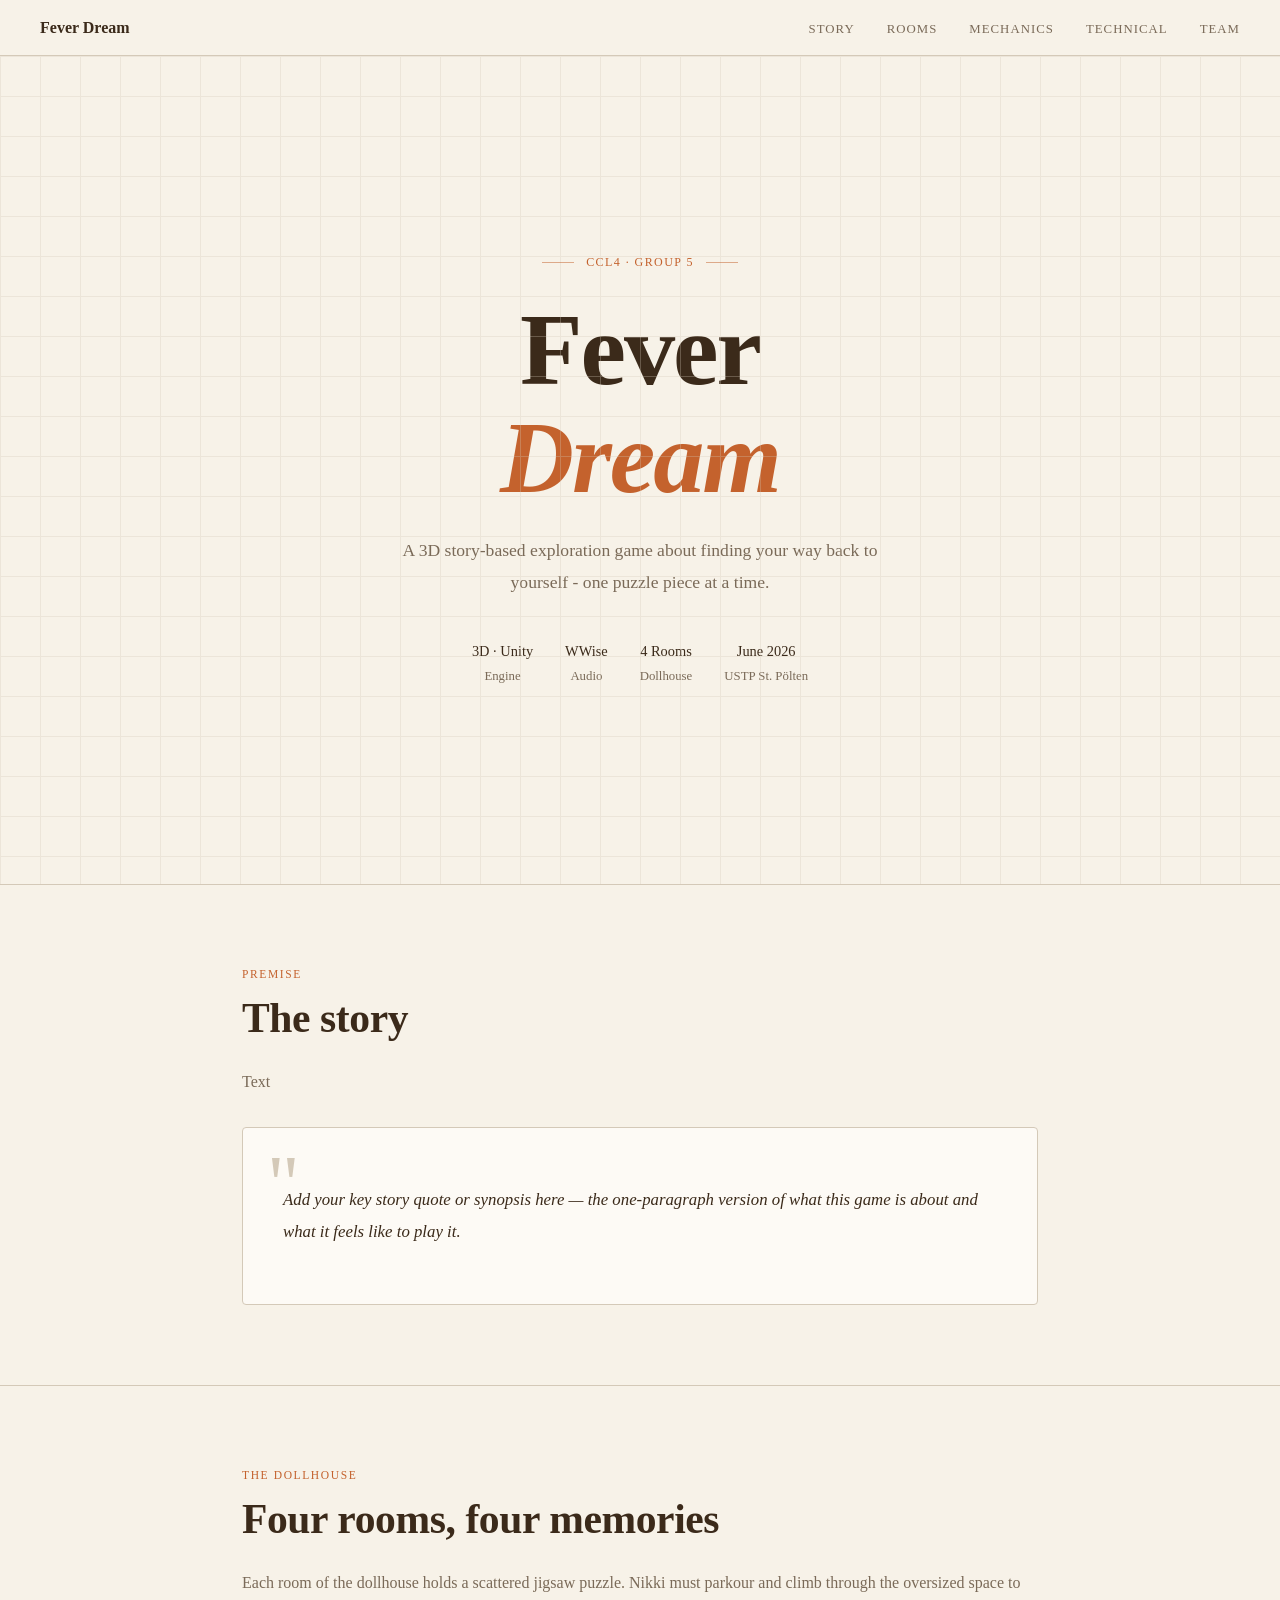
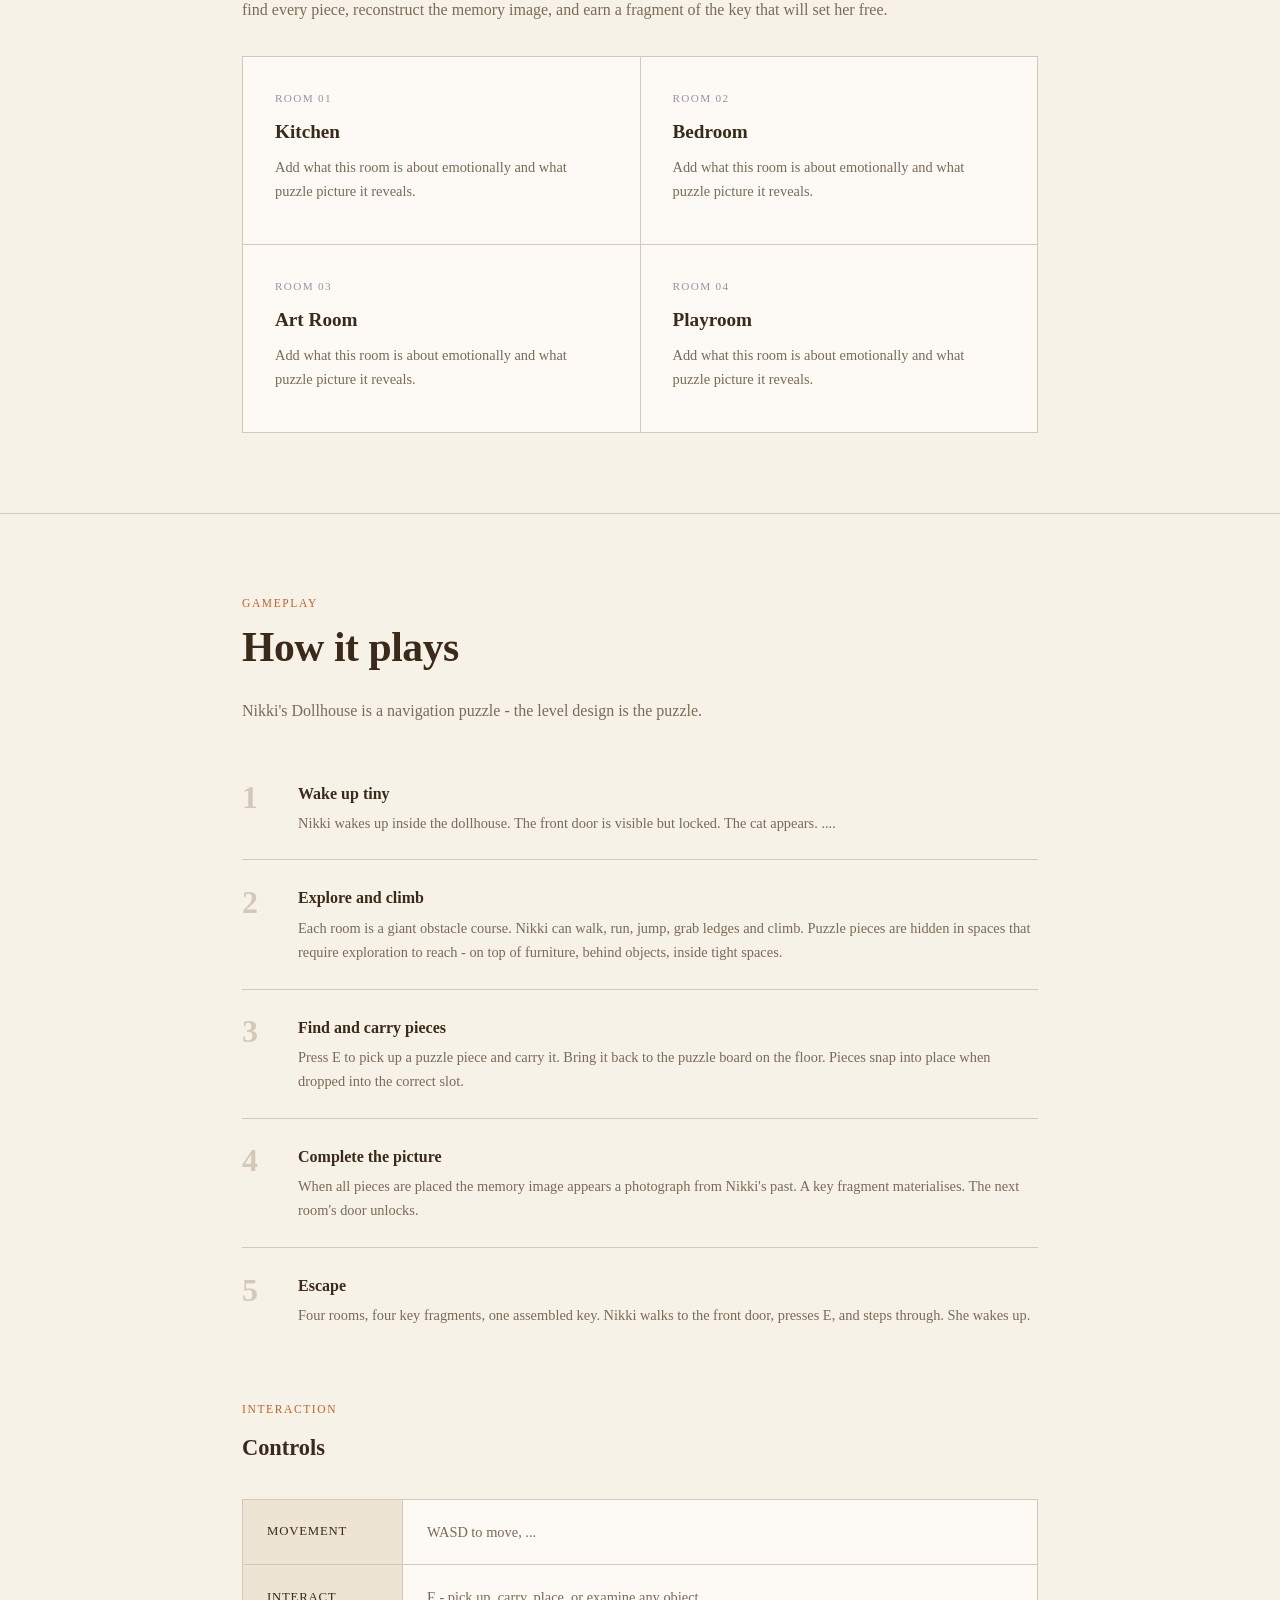
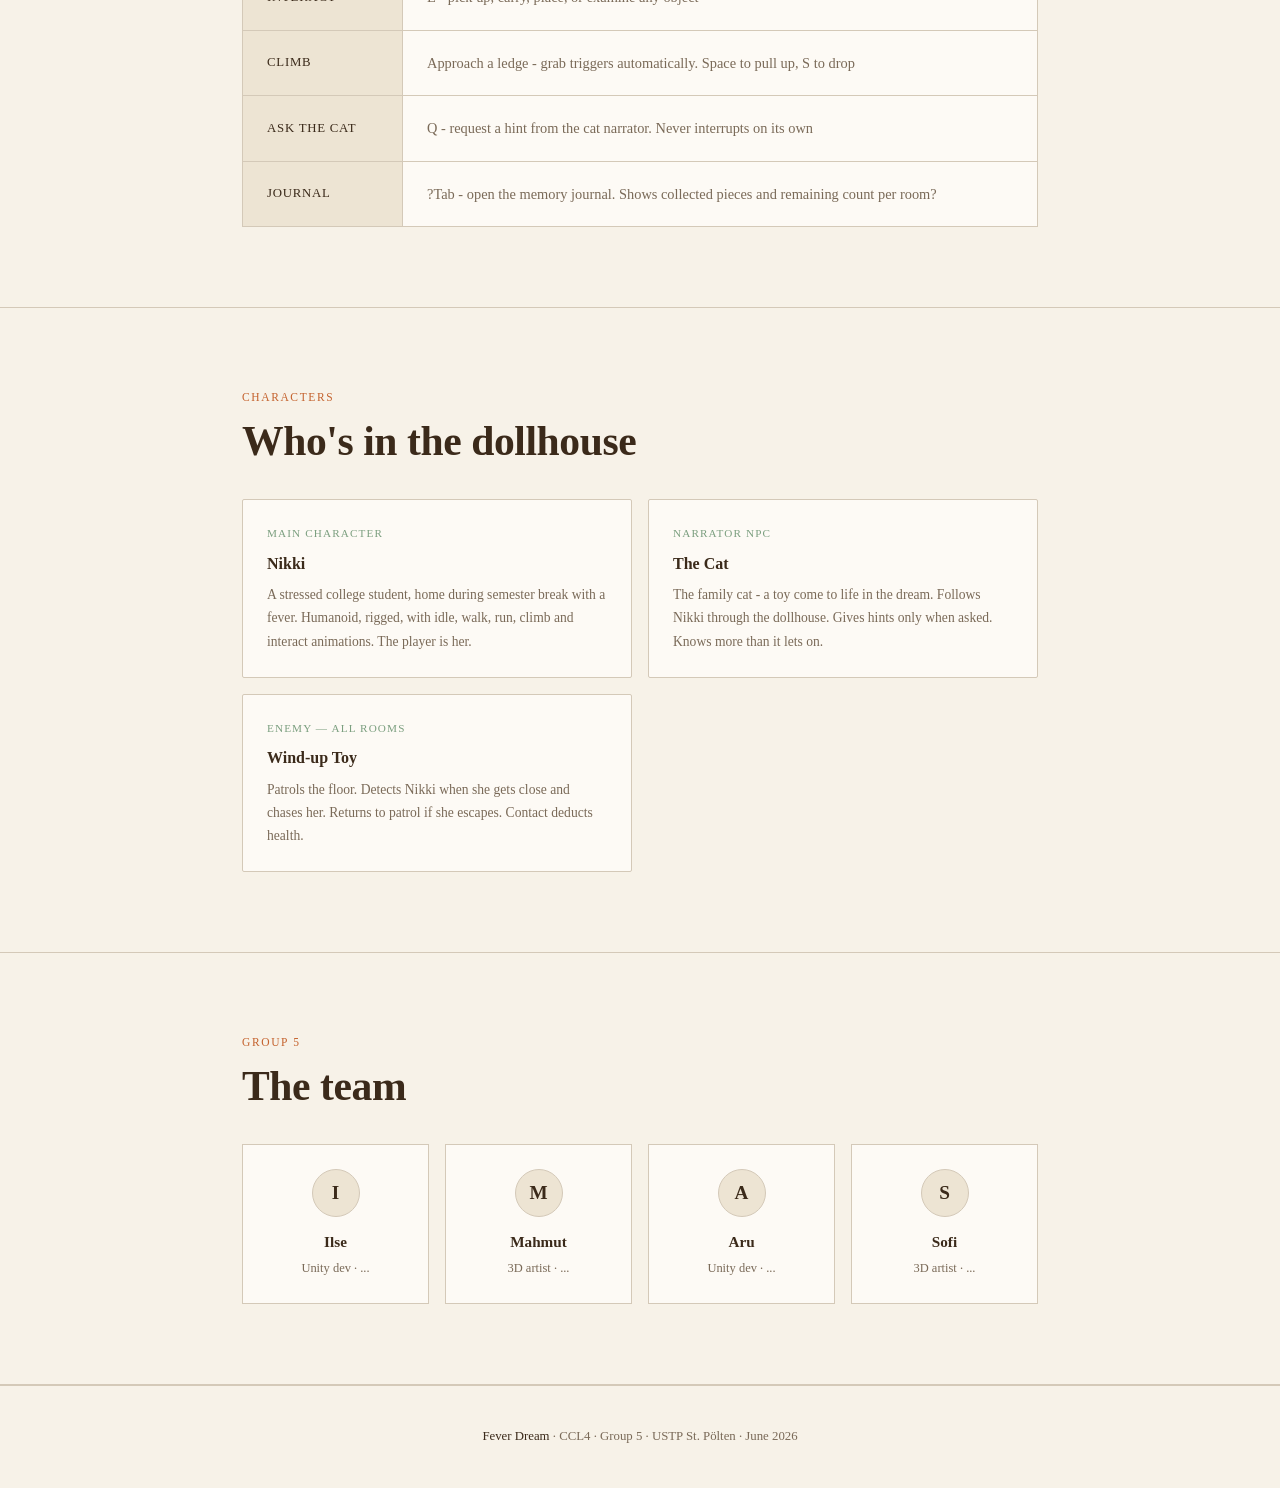
<file: index.html>
<!DOCTYPE html>
<html lang="en">
<head>
<meta charset="UTF-8">
<meta name="viewport" content="width=device-width, initial-scale=1.0">
<title>Fever Dream - CCL4 ePortfolio</title>
<link rel="stylesheet" href="style.css">
</head>
<body>

<nav>
  <a class="nav-logo" href="#">Fever Dream</a>
  <ul class="nav-links">
    <li><a href="#story">Story</a></li>
    <li><a href="#rooms">Rooms</a></li>
    <li><a href="#mechanics">Mechanics</a></li>
    <li><a href="#technical">Technical</a></li>
    <li><a href="#team">Team</a></li>
  </ul>
</nav>

<!-- ── HERO ── -->
<div class="hero">
  <div class="hero-tag">CCL4 · Group 5</div>
  <h1>Fever<br><em>Dream</em></h1>
  <p class="hero-sub">A 3D story-based exploration game about finding your way back to yourself - one puzzle piece at a time.</p>
  <div class="hero-meta">
    <div class="meta-item"><strong>3D · Unity</strong>Engine</div>
    <div class="meta-item"><strong>WWise</strong>Audio</div>
    <div class="meta-item"><strong>4 Rooms</strong>Dollhouse</div>
    <div class="meta-item"><strong>June 2026</strong>USTP St. Pölten</div>
  </div>
</div>

<div class="divider"></div>

<!-- ── STORY ── -->
<section id="story">
  <div class="section-label">Premise</div>
  <h2>The story</h2>
  <p>Text</p>

  <div class="story-block">
    <p>
      Add your key story quote or synopsis here — the one-paragraph version of what this game is about and what it feels like to play it.
    </p>
  </div>
</section>

<div class="divider"></div>

<!-- ── ROOMS ── -->
<section id="rooms">
  <div class="section-label">The Dollhouse</div>
  <h2>Four rooms, four memories</h2>
  <p>Each room of the dollhouse holds a scattered jigsaw puzzle. Nikki must parkour and climb through the oversized space to find every piece, reconstruct the memory image, and earn a fragment of the key that will set her free.</p>

  <div class="rooms-grid">
    <div class="room-card">
      <div class="room-number">Room 01</div>
      <h3>Kitchen</h3>
      <p>Add what this room is about emotionally and what puzzle picture it reveals.</p>
    </div>
    <div class="room-card">
      <div class="room-number">Room 02</div>
      <h3>Bedroom</h3>
      <p>Add what this room is about emotionally and what puzzle picture it reveals.</p>
    </div>
    <div class="room-card">
      <div class="room-number">Room 03</div>
      <h3>Art Room</h3>
      <p>Add what this room is about emotionally and what puzzle picture it reveals.</p>
    </div>
    <div class="room-card">
      <div class="room-number">Room 04</div>
      <h3>Playroom</h3>
      <p>Add what this room is about emotionally and what puzzle picture it reveals.</p>
    </div>
  </div>
</section>

<div class="divider"></div>

<!-- ── GAME LOOP ── -->
<section id="mechanics">
  <div class="section-label">Gameplay</div>
  <h2>How it plays</h2>
  <p>Nikki's Dollhouse is a navigation puzzle - the level design is the puzzle.</p>

  <div class="loop-steps">
    <div class="loop-step">
      <div class="step-num">1</div>
      <div class="step-content">
        <h3>Wake up tiny</h3>
        <p>Nikki wakes up inside the dollhouse. The front door is visible but locked. The cat appears. ....</p>
      </div>
    </div>
    <div class="loop-step">
      <div class="step-num">2</div>
      <div class="step-content">
        <h3>Explore and climb</h3>
        <p>Each room is a giant obstacle course. Nikki can walk, run, jump, grab ledges and climb. Puzzle pieces are hidden in spaces that require exploration to reach - on top of furniture, behind objects, inside tight spaces.</p>
      </div>
    </div>
    <div class="loop-step">
      <div class="step-num">3</div>
      <div class="step-content">
        <h3>Find and carry pieces</h3>
        <p>Press E to pick up a puzzle piece and carry it. Bring it back to the puzzle board on the floor. Pieces snap into place when dropped into the correct slot.</p>
      </div>
    </div>
    <div class="loop-step">
      <div class="step-num">4</div>
      <div class="step-content">
        <h3>Complete the picture</h3>
        <p>When all pieces are placed the memory image appears  a photograph from Nikki's past. A key fragment materialises. The next room's door unlocks.</p>
      </div>
    </div>
    <div class="loop-step">
      <div class="step-num">5</div>
      <div class="step-content">
        <h3>Escape</h3>
        <p>Four rooms, four key fragments, one assembled key. Nikki walks to the front door, presses E, and steps through. She wakes up.</p>
      </div>
    </div>
  </div>

  <div class="controls-section">
    <div class="section-label">Interaction</div>
    <h3 class="controls-heading">Controls</h3>
    <div class="mechanics-list">
      <div class="mechanic-row">
        <div class="mechanic-label">Movement</div>
        <div class="mechanic-desc">WASD to move, ...</div>
      </div>
      <div class="mechanic-row">
        <div class="mechanic-label">Interact</div>
        <div class="mechanic-desc">E - pick up, carry, place, or examine any object</div>
      </div>
      <div class="mechanic-row">
        <div class="mechanic-label">Climb</div>
        <div class="mechanic-desc">Approach a ledge - grab triggers automatically. Space to pull up, S to drop</div>
      </div>
      <div class="mechanic-row">
        <div class="mechanic-label">Ask the cat</div>
        <div class="mechanic-desc">Q - request a hint from the cat narrator. Never interrupts on its own</div>
      </div>
      <div class="mechanic-row">
        <div class="mechanic-label">Journal</div>
        <div class="mechanic-desc">?Tab - open the memory journal. Shows collected pieces and remaining count per room?</div>
      </div>
    </div>
  </div>
</section>

<div class="divider"></div>

<!-- ── CHARACTERS ── -->
<section>
  <div class="section-label">Characters</div>
  <h2>Who's in the dollhouse</h2>

  <div class="chars-grid">
    <div class="char-card">
      <div class="char-role">Main character</div>
      <h3>Nikki</h3>
      <p>A stressed college student, home during semester break with a fever. Humanoid, rigged, with idle, walk, run, climb and interact animations. The player is her.</p>
    </div>
    <div class="char-card">
      <div class="char-role">Narrator NPC</div>
      <h3>The Cat</h3>
      <p>The family cat - a toy come to life in the dream. Follows Nikki through the dollhouse. Gives hints only when asked. Knows more than it lets on.</p>
    </div>
    <div class="char-card">
      <div class="char-role">Enemy — all rooms</div>
      <h3>Wind-up Toy</h3>
      <p>Patrols the floor. Detects Nikki when she gets close and chases her. Returns to patrol if she escapes. Contact deducts health.</p>
    </div>
  </div>
</section>

<div class="divider"></div>

<!-- ── TEAM ── -->
<section id="team">
  <div class="section-label">Group 5</div>
  <h2>The team</h2>

  <div class="team-grid">
    <div class="team-card">
      <div class="team-initial">I</div>
      <h3>Ilse</h3>
      <p>Unity dev · ...</p>
    </div>
    <div class="team-card">
      <div class="team-initial">M</div>
      <h3>Mahmut</h3>
      <p>3D artist · ...</p>
    </div>
    <div class="team-card">
      <div class="team-initial">A</div>
      <h3>Aru</h3>
      <p>Unity dev · ...</p>
    </div>
    <div class="team-card">
      <div class="team-initial">S</div>
      <h3>Sofi</h3>
      <p>3D artist · ...</p>
    </div>
  </div>
</section>

<div class="divider"></div>

<footer>
  <strong>Fever Dream</strong> · CCL4 · Group 5 · USTP St. Pölten · June 2026
</footer>

</body>
</html>
</file>
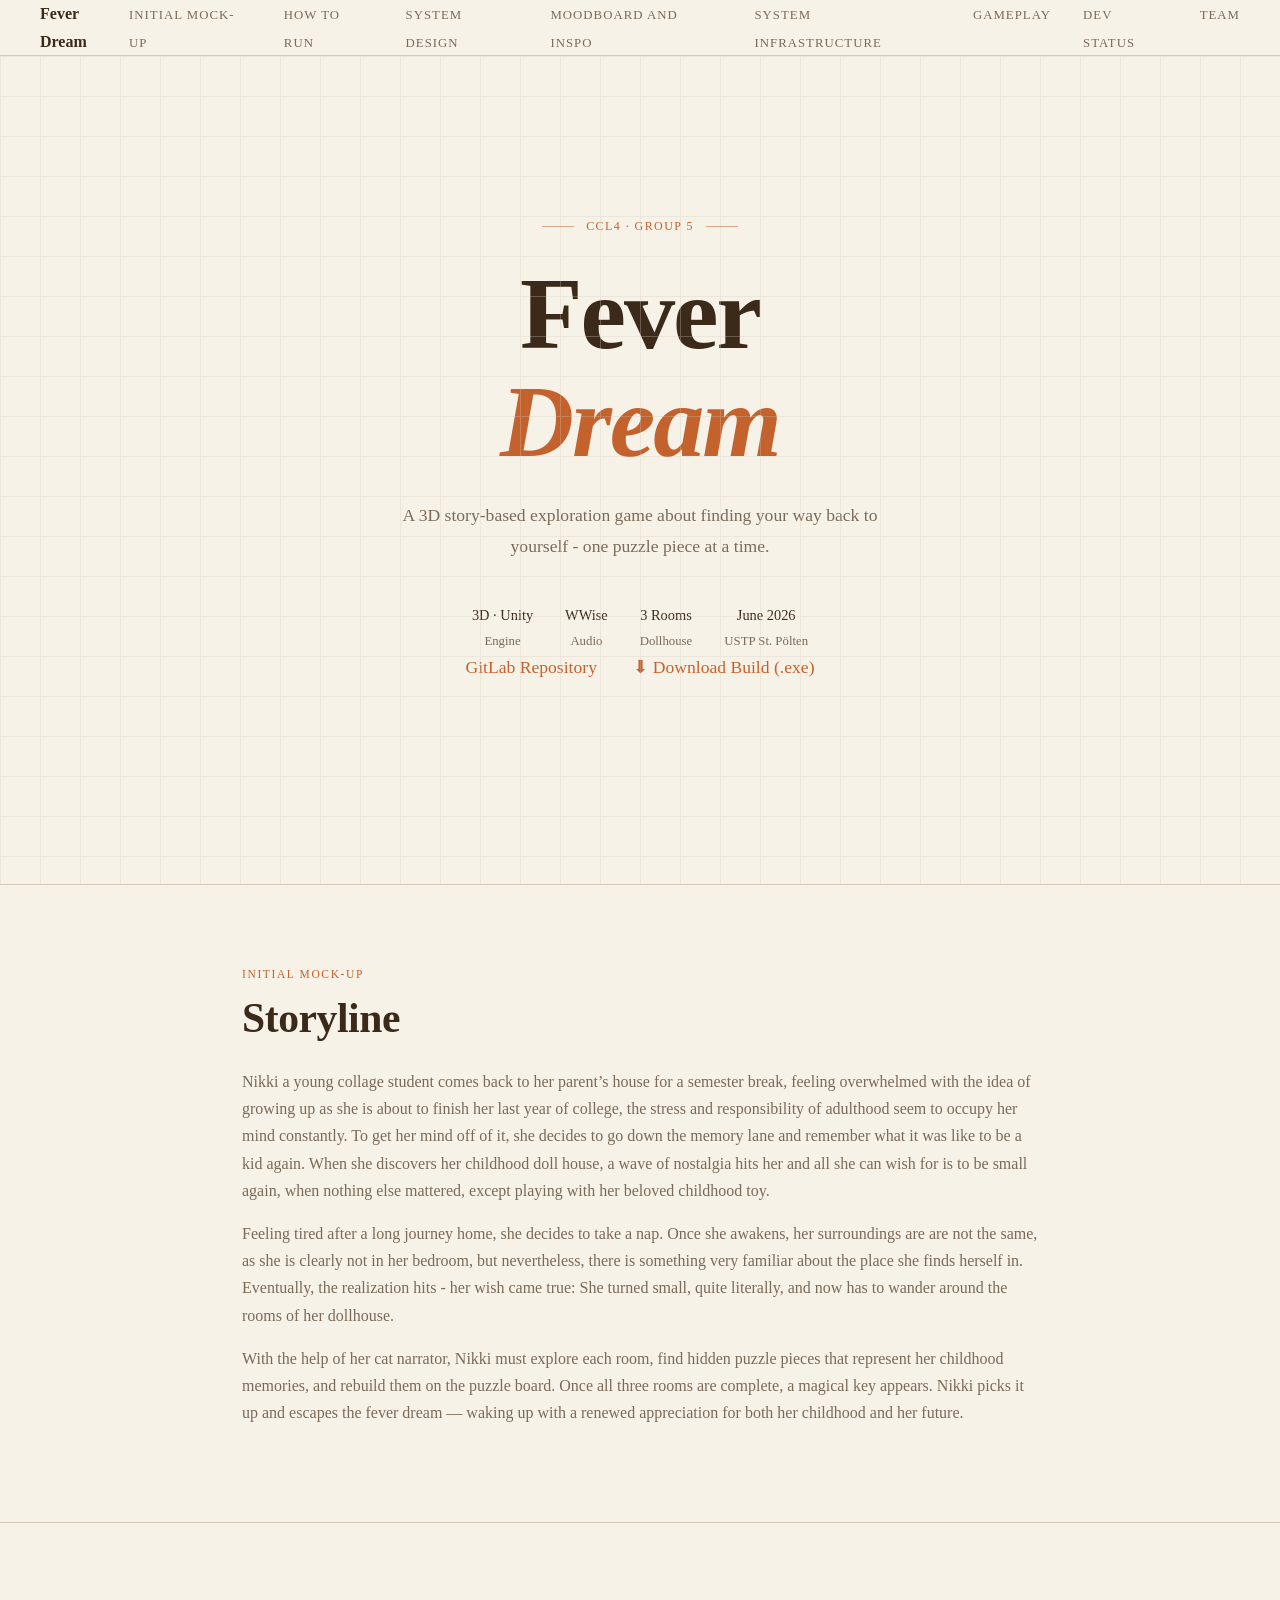
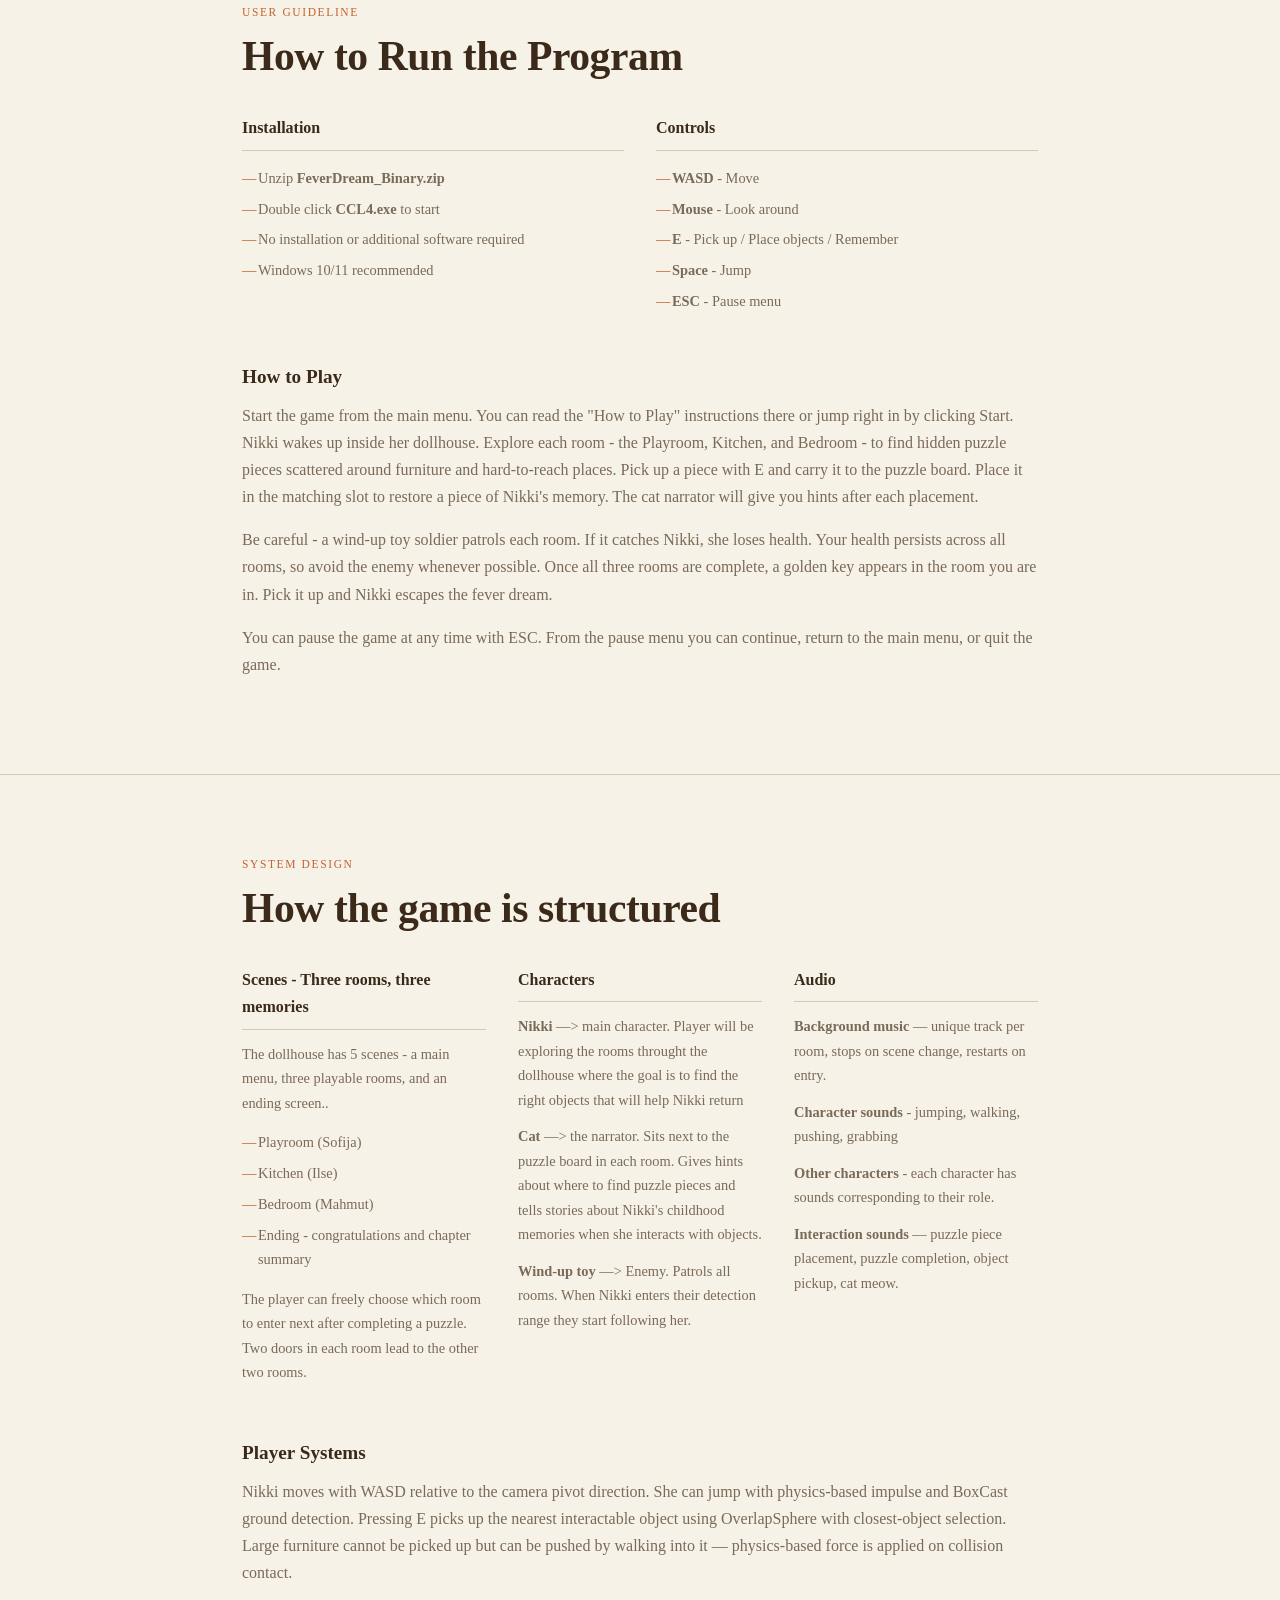
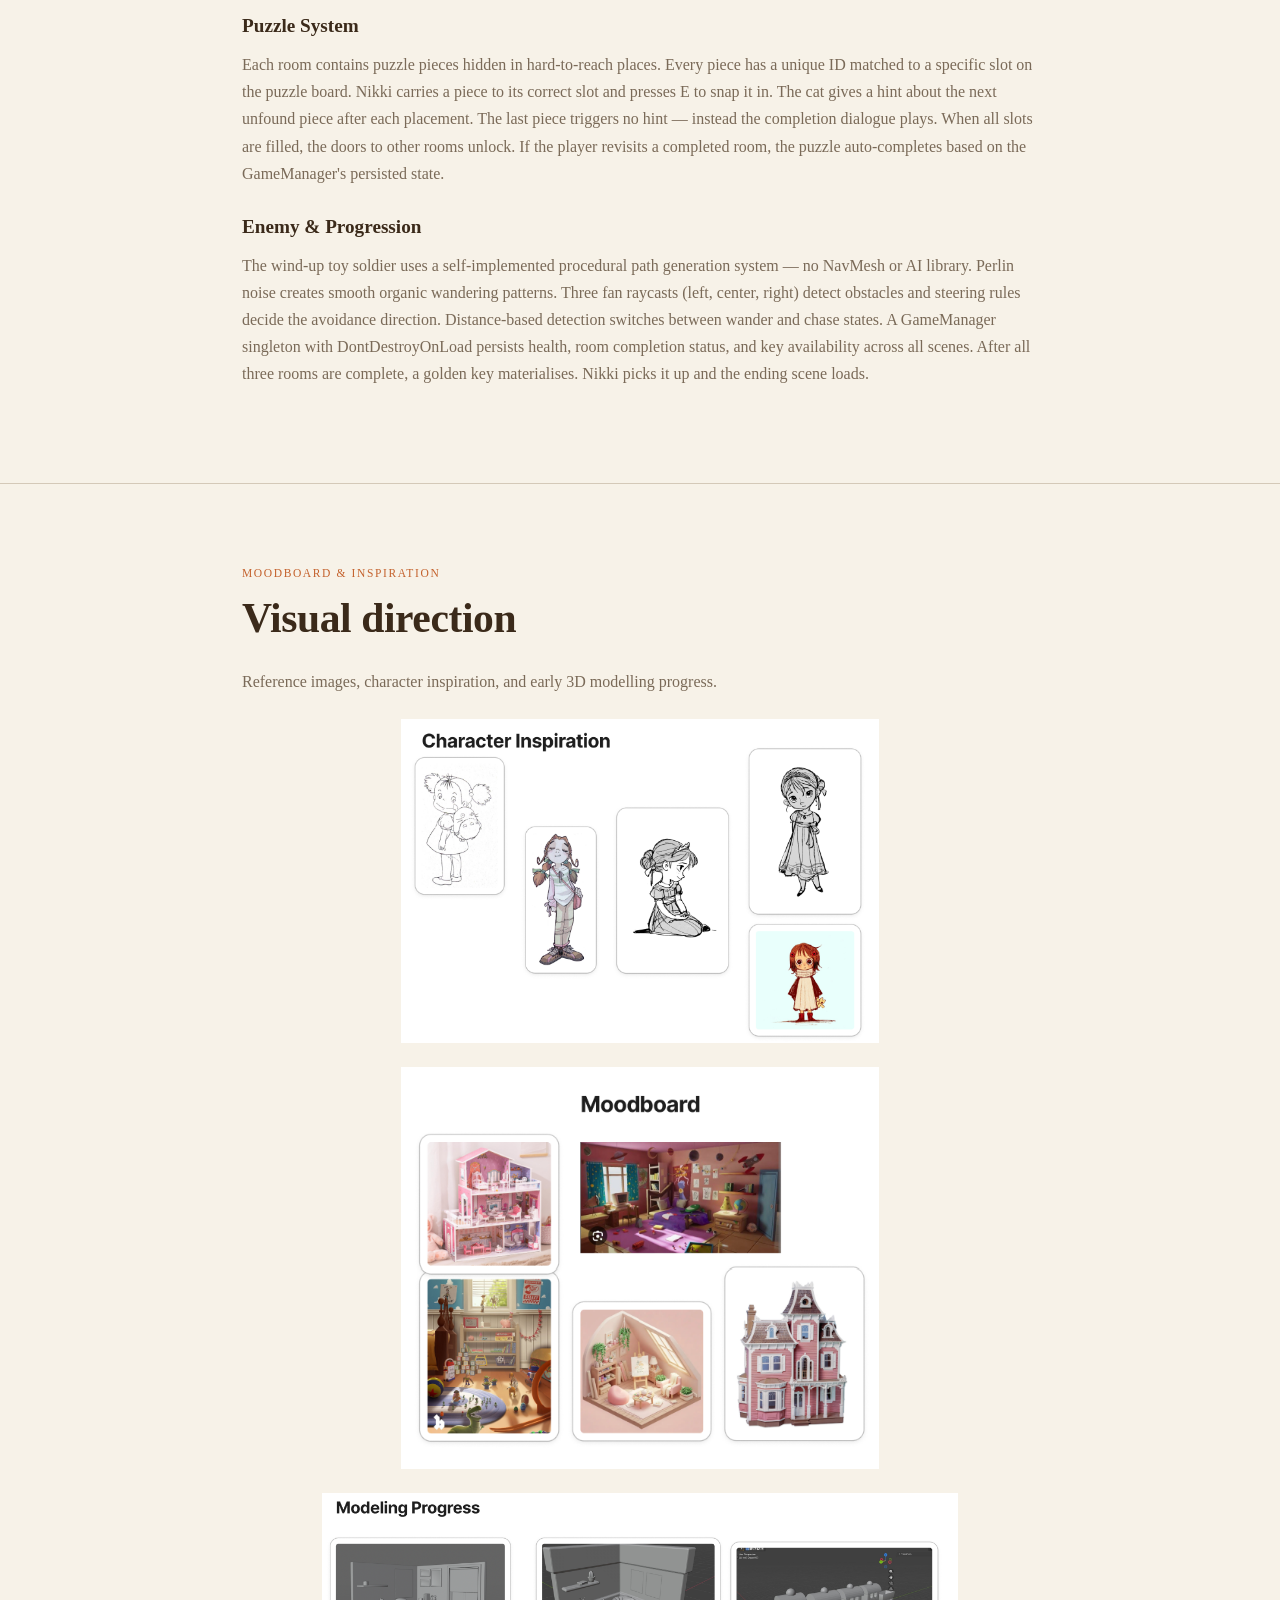
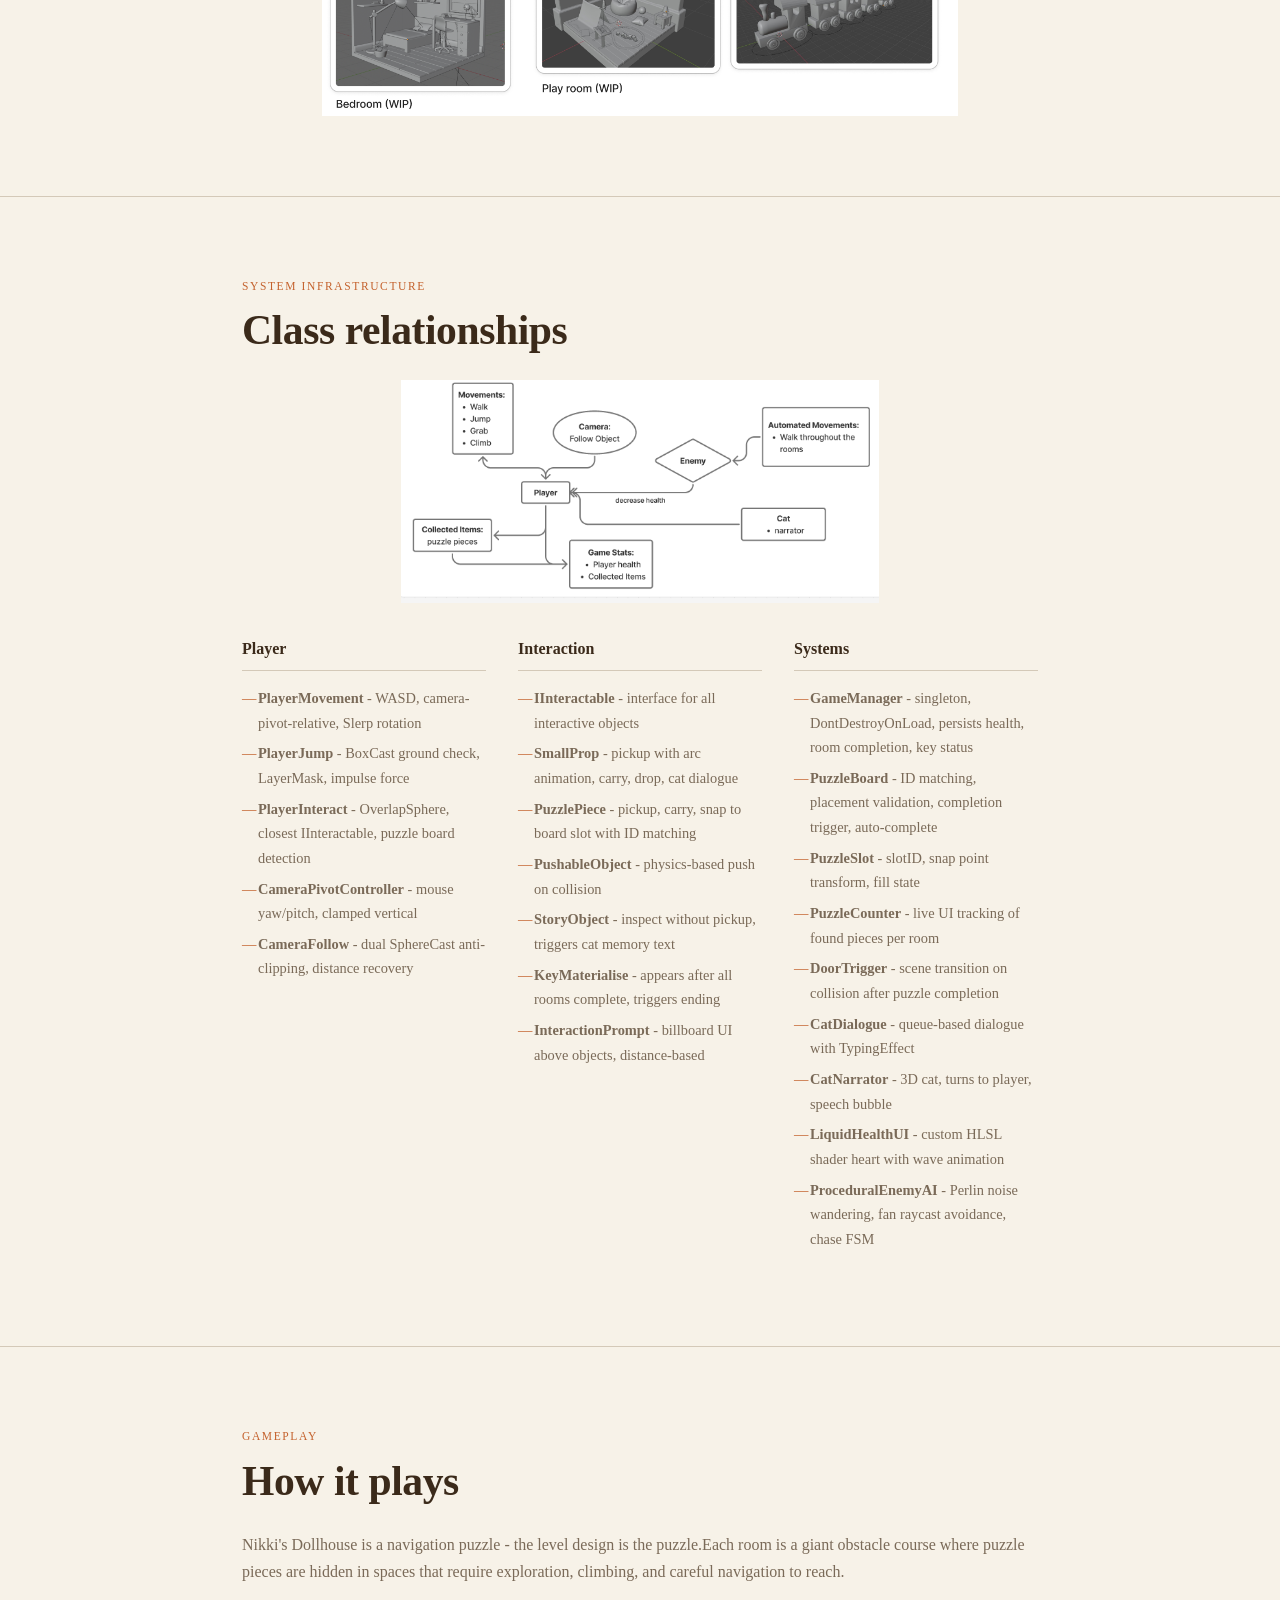
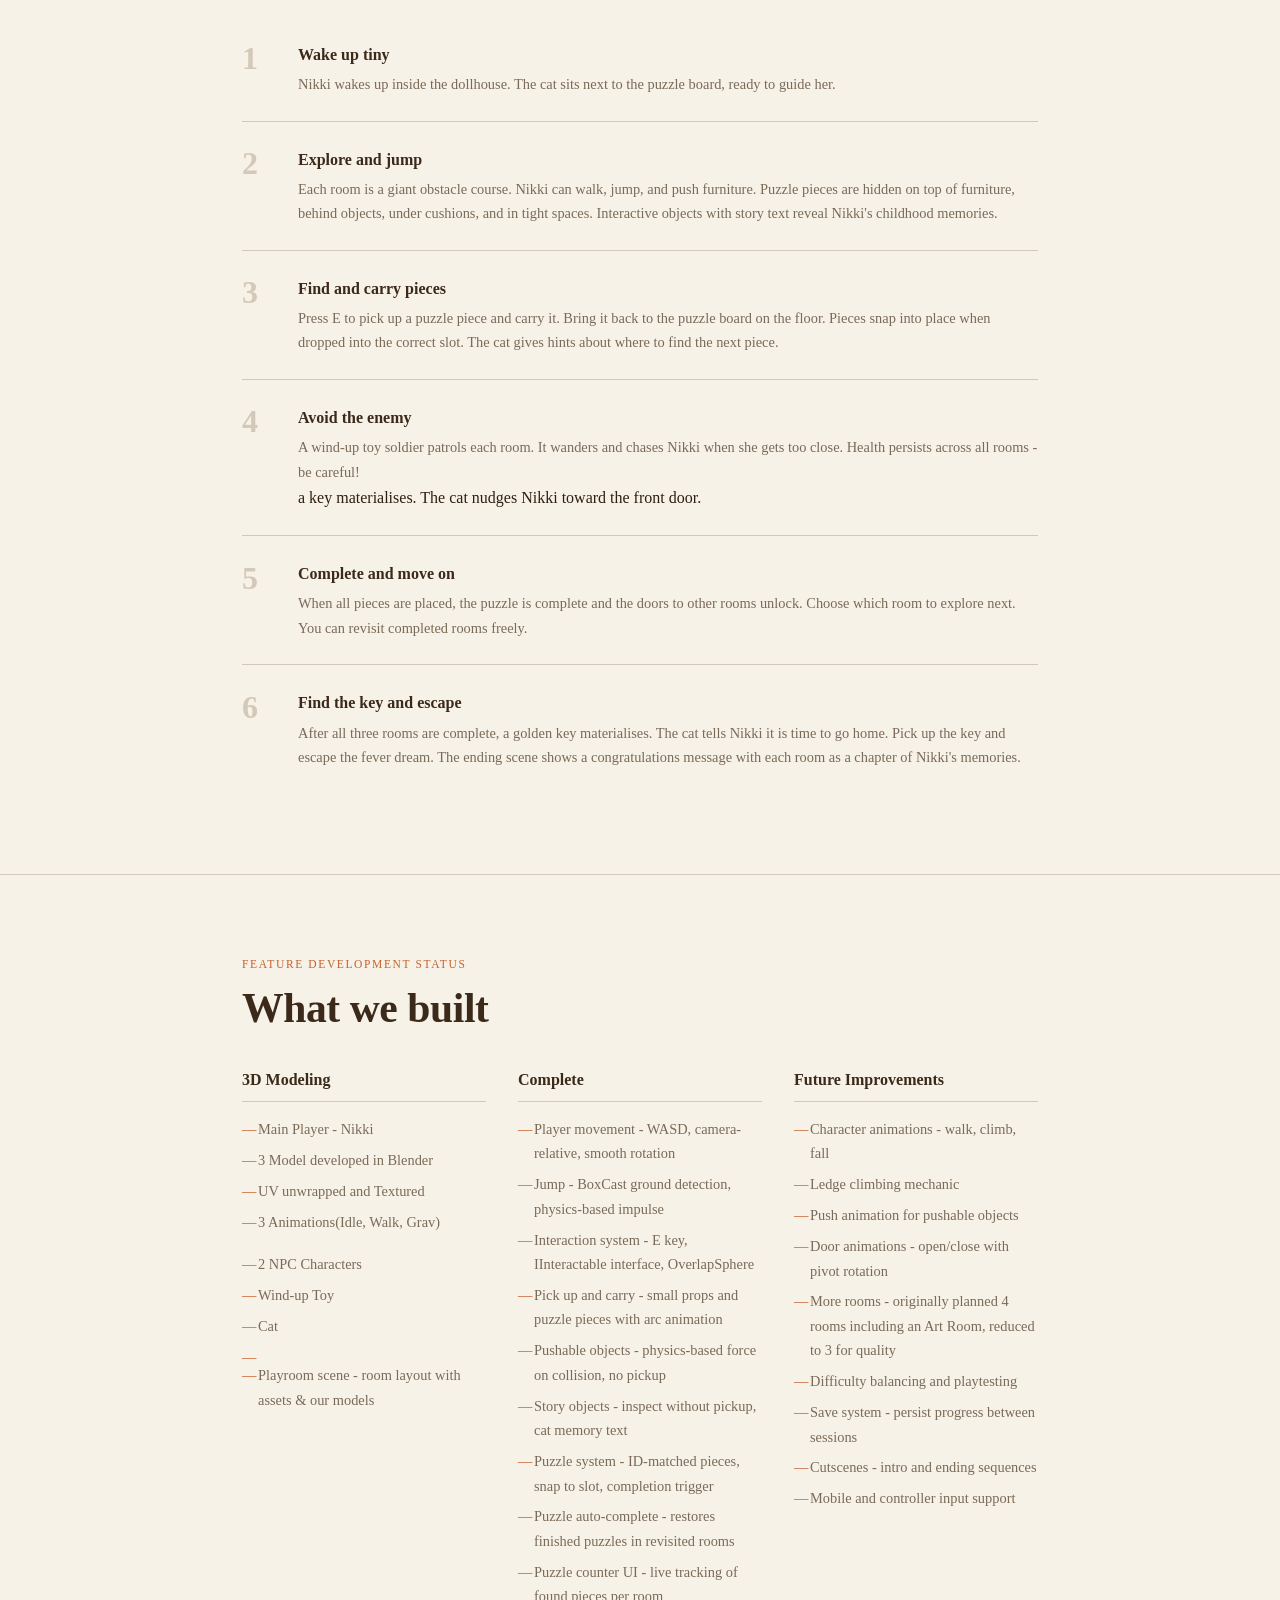
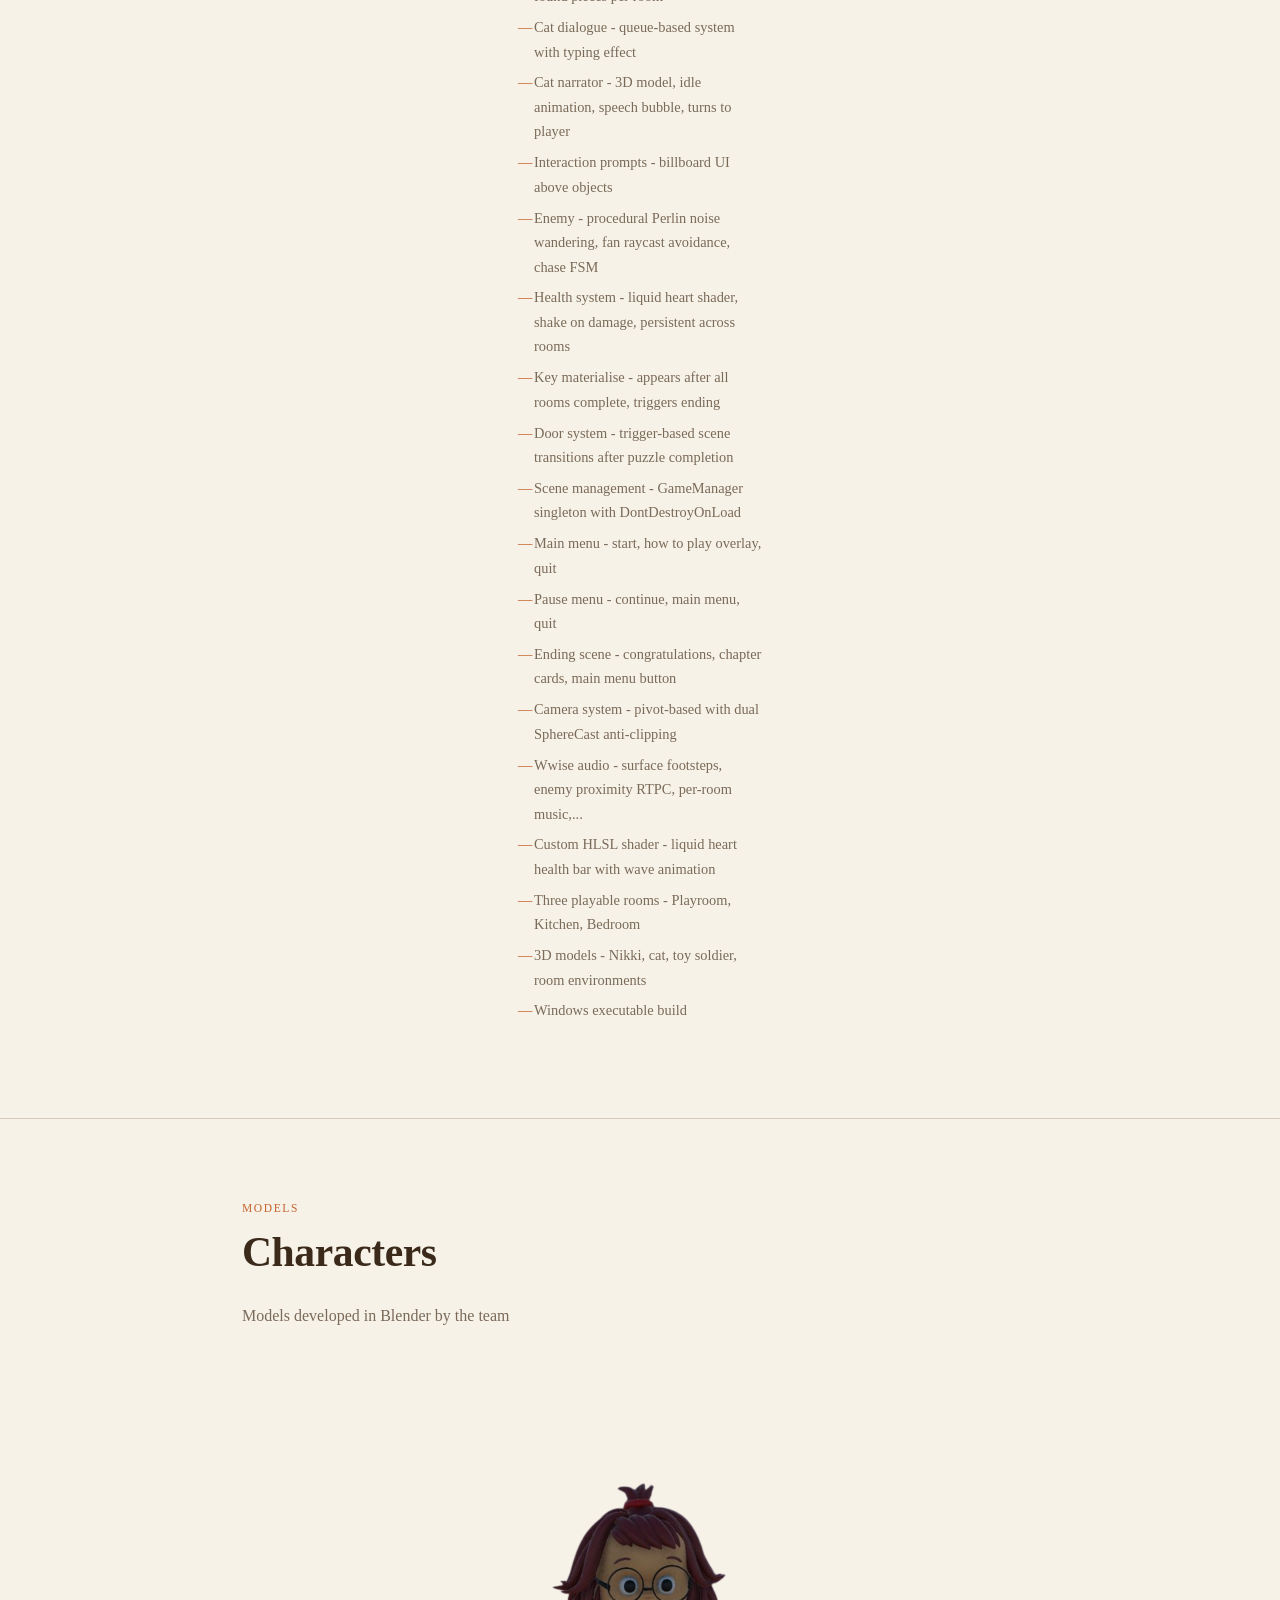
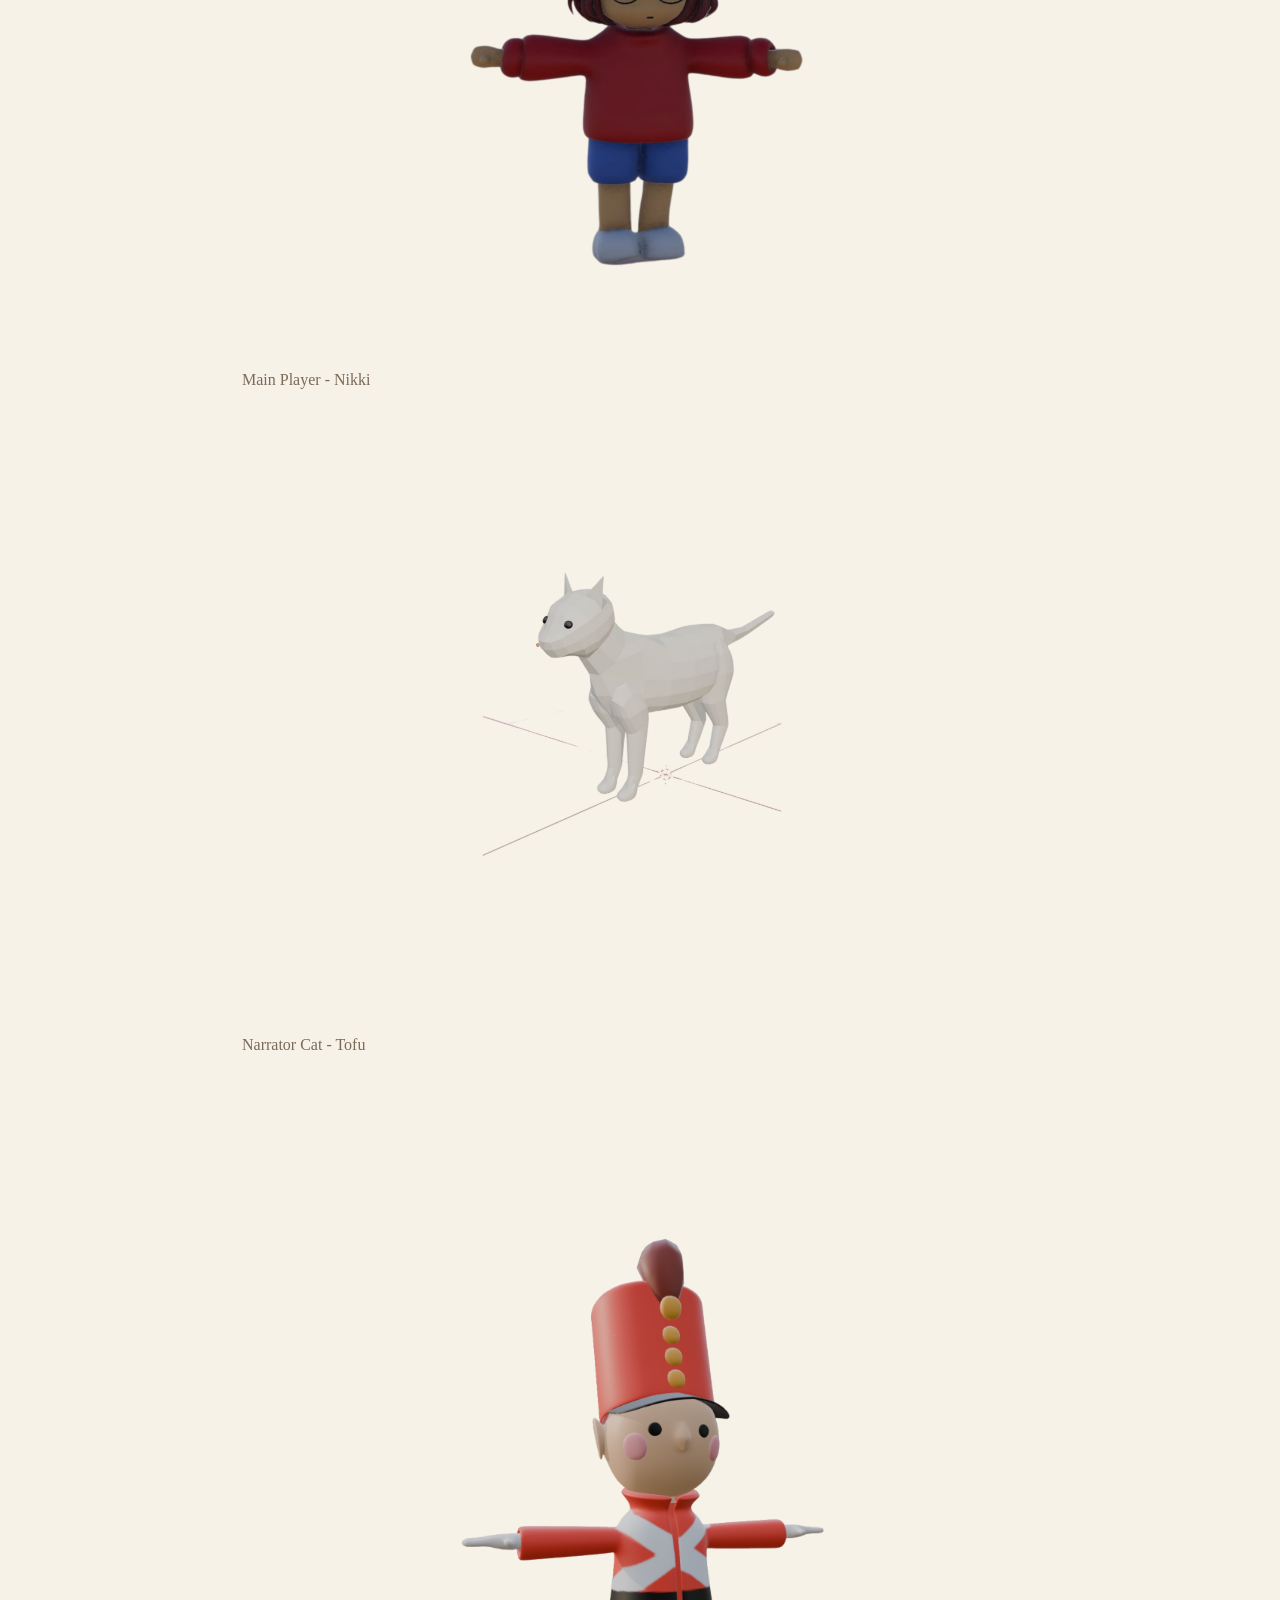
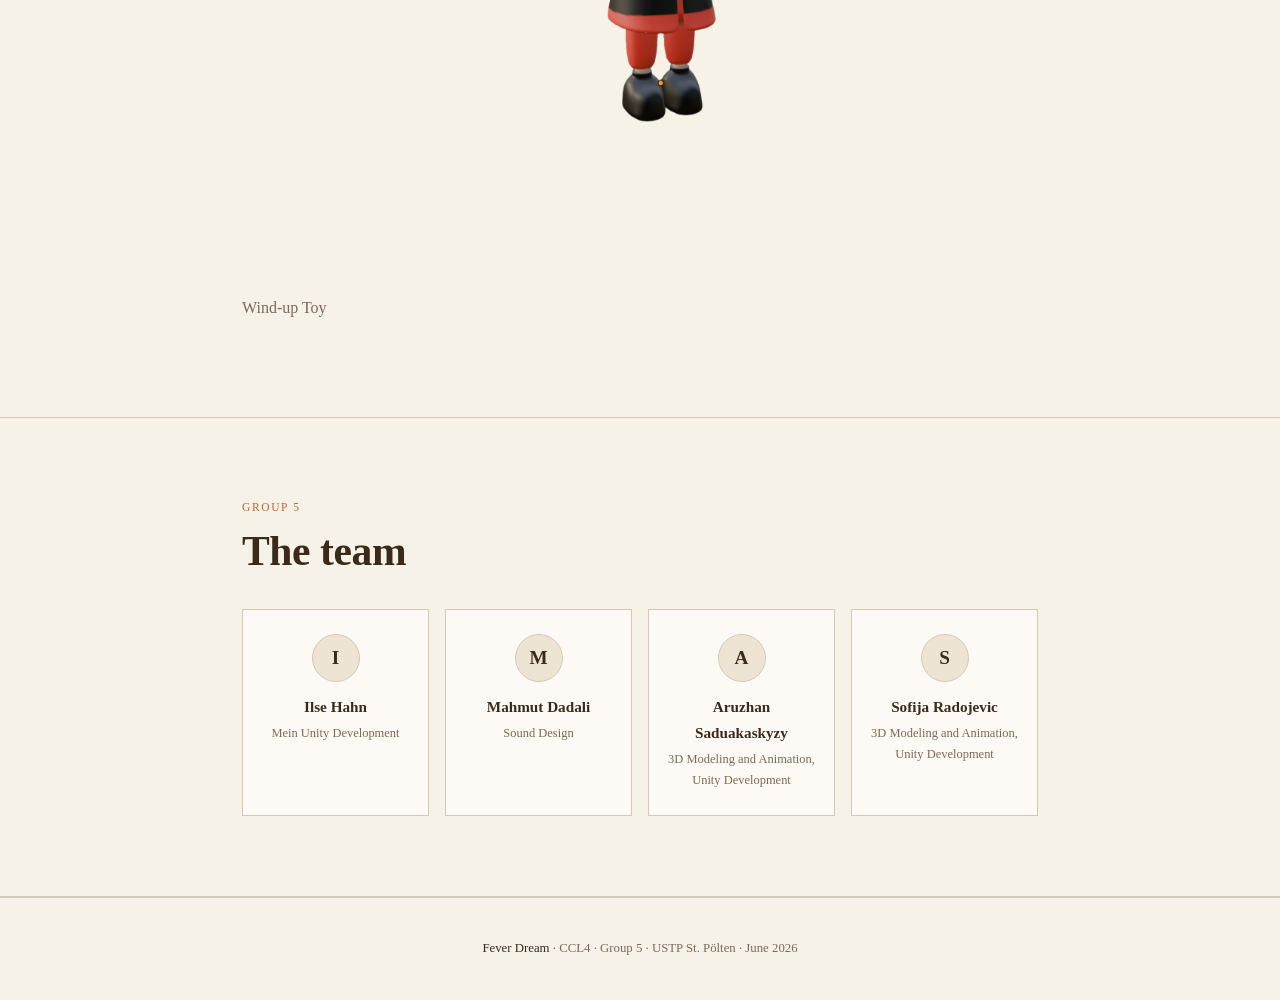
<file: docs/index.html>
<!DOCTYPE html>
<html lang="en">
<head>
<meta charset="UTF-8">
<meta name="viewport" content="width=device-width, initial-scale=1.0">
<title>Fever Dream - CCL4 ePortfolio</title>
<link rel="stylesheet" href="style.css">
</head>
<body>

<nav>
  <a class="nav-logo" href="#">Fever Dream</a>
  <ul class="nav-links">
    <li><a href="#story">Initial Mock-up</a></li>
    <li><a href="#howtorun">How to Run</a></li>
    <li><a href="#system">System Design</a></li>
    <li><a href="#Inspo">Moodboard and Inspo</a></li>
    <li><a href="#systemInfrastructure">System Infrastructure</a></li>
    <li><a href="#mechanics">Gameplay</a></li>
    <li><a href="#features">Dev Status</a></li>
    <li><a href="#team">Team</a></li>
  </ul>
</nav>

<!-- ── HERO ── -->
<div class="hero">
  <div class="hero-tag">CCL4 · Group 5</div>
  <h1>Fever<br><em>Dream</em></h1>
  <p class="hero-sub">A 3D story-based exploration game about finding your way back to yourself - one puzzle piece at a time.</p>
  
  <div class="hero-meta">
    <div class="meta-item"><strong>3D · Unity</strong>Engine</div>
    <div class="meta-item"><strong>WWise</strong>Audio</div>
    <div class="meta-item"><strong>3 Rooms</strong>Dollhouse</div>
    <div class="meta-item"><strong>June 2026</strong>USTP St. Pölten</div>
  </div>
  <p class="hero-sub">
  <a href="https://git.nwt.fhstp.ac.at/cc241064/ccl4-feverdream" target="_blank" style="color: var(--rust); text-decoration: none; margin-right: 2rem;">GitLab Repository</a>
  <a href="https://github.com/IlseHahn22/CCL4/releases/latest/download/FeverDream_Binary.zip"
   style="color: var(--rust); text-decoration: none;">⬇ Download Build (.exe)</a>
</p>
</div>

<div class="divider"></div>

<!-- ── STORY ── -->
<section id="story">
  <div class="section-label">Initial Mock-up</div>
  <h2>Storyline</h2>
  <p>Nikki a young collage student comes back to her parent’s house for a semester break, feeling overwhelmed with the idea of growing up as she is about to finish her last year of college, the stress and responsibility of adulthood seem to occupy her mind constantly. To get her mind off of it, she decides to go down the memory lane and remember what it was like to be a kid again. When she discovers her childhood doll house, a wave of nostalgia hits her and all she can wish for is to be small again, when nothing else mattered, except playing with her beloved childhood toy. </p>
  
  <p>Feeling tired after a long journey home, she decides to take a nap. Once she awakens, her surroundings are are not the same, as she is clearly not in her bedroom, but nevertheless, there is something very familiar about the place she finds herself in. Eventually, the realization hits - her wish came true: She turned small, quite literally, and now has to wander around the rooms of her dollhouse.</p>

  <p>With the help of her cat narrator, Nikki must explore each room, find hidden puzzle pieces that represent her childhood memories, and rebuild them on the puzzle board. Once all three rooms are complete, a magical key appears. Nikki picks it up and escapes the fever dream — waking up with a renewed appreciation for both her childhood and her future.</p>

</section>

<!-- ── DOWNLOAD ──
<section id="download">
  <div class="section-label">Download</div>
  <h2>Play the Game</h2>
  <p>Download the Windows executable and try Fever Dream yourself.</p>
  <a href="FeverDream_Binary.zip" download style="display: inline-block; padding: 0.75rem 2rem; background: var(--rust); color: var(--white); text-decoration: none; font-size: 0.9rem; letter-spacing: 0.05em; margin-top: 1rem;">Download FeverDream.exe (Windows)</a>
</section>
-->

 
<div class="divider"></div>
 
<!-- HOW TO RUN -->
<section id="howtorun">
  <div class="section-label">User Guideline</div>
  <h2>How to Run the Program</h2>
 
  <div class="system-grid" style="grid-template-columns: 1fr 1fr;">
 
    <div class="system-col">
      <h3>Installation</h3>
      <ul>
        <li>Unzip <strong>FeverDream_Binary.zip</strong></li>
        <li>Double click <strong>CCL4.exe</strong> to start</li>
        <li>No installation or additional software required</li>
        <li>Windows 10/11 recommended</li>
      </ul>
    </div>

     <div class="system-col">
      <h3>Controls</h3>
      <ul>
        <li><strong>WASD</strong> - Move</li>
        <li><strong>Mouse</strong> - Look around</li>
        <li><strong>E</strong> - Pick up / Place objects / Remember</li>
        <li><strong>Space</strong> - Jump</li>
        <li><strong>ESC</strong> - Pause menu</li>
      </ul>
    </div>
 
  </div>

  <div style="margin-top: 2rem;">
    <h3>How to Play</h3>
    <p>Start the game from the main menu. You can read the "How to Play" instructions there or jump right in by clicking Start. Nikki wakes up inside her dollhouse. Explore each room - the Playroom, Kitchen, and Bedroom - to find hidden puzzle pieces scattered around furniture and hard-to-reach places. Pick up a piece with E and carry it to the puzzle board. Place it in the matching slot to restore a piece of Nikki's memory. The cat narrator will give you hints after each placement.</p>
 
    <p>Be careful - a wind-up toy soldier patrols each room. If it catches Nikki, she loses health. Your health persists across all rooms, so avoid the enemy whenever possible. Once all three rooms are complete, a golden key appears in the room you are in. Pick it up and Nikki escapes the fever dream.</p>
 
    <p>You can pause the game at any time with ESC. From the pause menu you can continue, return to the main menu, or quit the game.</p>
  </div>
</section> 

<div class="divider"></div>
<!-- ── SYSTEM DESIGN ── -->
<section id="system">
  <div class="section-label">System Design</div>
  <h2>How the game is structured</h2>

  <div class="system-grid">

    <div class="system-col">
      <h3>Scenes - Three rooms, three memories</h3>
      <p>The dollhouse has 5 scenes - a main menu, three playable rooms, and an ending screen..</p>
      <ul>
        <li>Playroom (Sofija)</li>
        <li>Kitchen (Ilse)</li>
        <li>Bedroom (Mahmut)</li>
        <li>Ending - congratulations and chapter summary</li>
      </ul>
      <p>The player can freely choose which room to enter next after completing a puzzle. Two doors in each room lead to the other two rooms.</p>
    </div>

    <div class="system-col">
      <h3>Characters</h3>
      <p><strong>Nikki</strong> —> main character. Player will be exploring the rooms throught the dollhouse where the goal is to find the right objects that will help Nikki return</p>
      <p><strong>Cat</strong> —> the narrator. Sits next to the puzzle board in each room. Gives hints about where to find puzzle pieces and tells stories about Nikki's childhood memories when she interacts with objects.</p>
      <p><strong>Wind-up toy</strong> —> Enemy. Patrols all rooms. When Nikki enters their detection range they start following her.</p>
    </div>

    <div class="system-col">
      <h3>Audio</h3>
      <p><strong>Background music</strong> — unique track per room, stops on scene change, restarts on entry.</p>
      <p><strong>Character sounds</strong> - jumping, walking, pushing, grabbing</p>
      <p><strong>Other characters</strong> - each character has sounds corresponding to their role.</p>
      <p><strong>Interaction sounds</strong> — puzzle piece placement, puzzle completion, object pickup, cat meow.</p>
    </div>

  </div>
  <div style="margin-top: 2.5rem;">
 
    <h3>Player Systems</h3>
    <p>Nikki moves with WASD relative to the camera pivot direction. She can jump with physics-based impulse and BoxCast ground detection. Pressing E picks up the nearest interactable object using OverlapSphere with closest-object selection. Large furniture cannot be picked up but can be pushed by walking into it — physics-based force is applied on collision contact.</p>
 
    <h3 style="margin-top: 1.5rem;">Puzzle System</h3>
    <p>Each room contains puzzle pieces hidden in hard-to-reach places. Every piece has a unique ID matched to a specific slot on the puzzle board. Nikki carries a piece to its correct slot and presses E to snap it in. The cat gives a hint about the next unfound piece after each placement. The last piece triggers no hint — instead the completion dialogue plays. When all slots are filled, the doors to other rooms unlock. If the player revisits a completed room, the puzzle auto-completes based on the GameManager's persisted state.</p>
 
    <h3 style="margin-top: 1.5rem;">Enemy & Progression</h3>
    <p>The wind-up toy soldier uses a self-implemented procedural path generation system — no NavMesh or AI library. Perlin noise creates smooth organic wandering patterns. Three fan raycasts (left, center, right) detect obstacles and steering rules decide the avoidance direction. Distance-based detection switches between wander and chase states. A GameManager singleton with DontDestroyOnLoad persists health, room completion status, and key availability across all scenes. After all three rooms are complete, a golden key materialises. Nikki picks it up and the ending scene loads.</p>
 
  </div>
</section>
<div class="divider"></div>

<!-- ── MOODBOARD ── -->
<section id="Inspo">
  <div class="section-label">Moodboard & Inspiration</div>
  <h2>Visual direction</h2>
  <p>Reference images, character inspiration, and early 3D modelling progress.</p>
  <img src="images/characterinspo.png" alt="Character Inspiration" class="character-inpo-image" style="width: 60%; display: block; margin: 1.5rem auto 0;">
  <img src="images/moodboard.png" alt="Moodboard" class="Moodboard" style="width: 60%; display: block; margin: 1.5rem auto 0;">
  <img src="images/modelling process.png" alt="3D Model Progress" class="model-progress" style="width: 80%; display: block; margin: 1.5rem auto 0;">
</section>

<div class="divider"></div>

<!-- ── SYSTEM INFRASTRUCTURE ── -->
<section id="systemInfrastructure">
  <div class="section-label">System Infrastructure</div>
  <h2>Class relationships</h2>
  <img src="images/system infrastructure.png" alt="Class Diagram" class="class-diagram" style="width: 60%; display: block; margin: 1.5rem auto 0;">

  <div class="system-grid" style="margin-top: 2rem;">
    <div class="system-col">
      <h3>Player</h3>
      <ul>
        <li><strong>PlayerMovement</strong> - WASD, camera-pivot-relative, Slerp rotation</li>
        <li><strong>PlayerJump</strong> - BoxCast ground check, LayerMask, impulse force</li>
        <li><strong>PlayerInteract</strong> - OverlapSphere, closest IInteractable, puzzle board detection</li>
        <li><strong>CameraPivotController</strong> - mouse yaw/pitch, clamped vertical</li>
        <li><strong>CameraFollow</strong> - dual SphereCast anti-clipping, distance recovery</li>
      </ul>
    </div>
    <div class="system-col">
      <h3>Interaction</h3>
      <ul>
        <li><strong>IInteractable</strong> - interface for all interactive objects</li>
        <li><strong>SmallProp</strong> - pickup with arc animation, carry, drop, cat dialogue</li>
        <li><strong>PuzzlePiece</strong> - pickup, carry, snap to board slot with ID matching</li>
        <li><strong>PushableObject</strong> - physics-based push on collision</li>
        <li><strong>StoryObject</strong> - inspect without pickup, triggers cat memory text</li>
        <li><strong>KeyMaterialise</strong> - appears after all rooms complete, triggers ending</li>
        <li><strong>InteractionPrompt</strong> - billboard UI above objects, distance-based</li>
      </ul>
    </div>
<div class="system-col">
      <h3>Systems</h3>
      <ul>
        <li><strong>GameManager</strong> - singleton, DontDestroyOnLoad, persists health, room completion, key status</li>
        <li><strong>PuzzleBoard</strong> - ID matching, placement validation, completion trigger, auto-complete</li>
        <li><strong>PuzzleSlot</strong> - slotID, snap point transform, fill state</li>
        <li><strong>PuzzleCounter</strong> - live UI tracking of found pieces per room</li>
        <li><strong>DoorTrigger</strong> - scene transition on collision after puzzle completion</li>
        <li><strong>CatDialogue</strong> - queue-based dialogue with TypingEffect</li>
        <li><strong>CatNarrator</strong> - 3D cat, turns to player, speech bubble</li>
        <li><strong>LiquidHealthUI</strong> - custom HLSL shader heart with wave animation</li>
        <li><strong>ProceduralEnemyAI</strong> - Perlin noise wandering, fan raycast avoidance, chase FSM</li>
      </ul>
    </div>
  </div>
</section>

<!--  
<section id="video">
  <div class="section-label">Promotion</div>
  <h2>Gameplay Video</h2>
  <video controls style="width: 100%; margin-top: 1rem; border: 1px solid var(--border);">
    <source src="videos/FeverDream_Promo.mp4" type="video/mp4">
  </video>
</section>
-->


<div class="divider"></div>

<!-- ── GAME LOOP ── -->
<section id="mechanics">
  <div class="section-label">Gameplay</div>
  <h2>How it plays</h2>
  <p>Nikki's Dollhouse is a navigation puzzle - the level design is the puzzle.Each room is a giant obstacle course where puzzle pieces are hidden in spaces that require exploration, climbing, and careful navigation to reach.</p>

  <div class="loop-steps">
    <div class="loop-step">
      <div class="step-num">1</div>
      <div class="step-content">
        <h3>Wake up tiny</h3>
        <p>Nikki wakes up inside the dollhouse. The cat sits next to the puzzle board, ready to guide her.</p>
      </div>
    </div>
    <div class="loop-step">
      <div class="step-num">2</div>
      <div class="step-content">
        <h3>Explore and jump</h3>
        <p>Each room is a giant obstacle course. Nikki can walk, jump, and push furniture. Puzzle pieces are hidden on top of furniture, behind objects, under cushions, and in tight spaces. Interactive objects with story text reveal Nikki's childhood memories.</p>
      </div>
    </div>
    <div class="loop-step">
      <div class="step-num">3</div>
      <div class="step-content">
        <h3>Find and carry pieces</h3>
        <p>Press E to pick up a puzzle piece and carry it. Bring it back to the puzzle board on the floor. Pieces snap into place when dropped into the correct slot.  The cat gives hints about where to find the next piece.</p>
      </div>
    </div>
    <div class="loop-step">
      <div class="step-num">4</div>
      <div class="step-content">
        <h3>Avoid the enemy</h3>
        <p>A wind-up toy soldier patrols each room. It wanders and chases Nikki when she gets too close. Health persists across all rooms - be careful!</p> a key materialises. The cat nudges Nikki toward the front door.</p>
      </div>
    </div>
    <div class="loop-step">
      <div class="step-num">5</div>
      <div class="step-content">
        <h3>Complete and move on</h3>
        <p>When all pieces are placed, the puzzle is complete and the doors to other rooms unlock. Choose which room to explore next. You can revisit completed rooms freely.</p>
      </div>
    </div>
    <div class="loop-step">
      <div class="step-num">6</div>
      <div class="step-content">
        <h3>Find the key and escape</h3>
        <p>After all three rooms are complete, a golden key materialises. The cat tells Nikki it is time to go home. Pick up the key and escape the fever dream. The ending scene shows a congratulations message with each room as a chapter of Nikki's memories.</p>
      </div>
    </div>


  </div>
</section>

<div class="divider"></div>

<section id="features">
  <div class="section-label">Feature Development Status</div>
  <h2>What we built</h2>
 
  <div class="system-grid">
 
    <div class="system-col">
      <h3>3D Modeling</h3>
      <ul>
        <li>Main Player - Nikki</li>
          <ul>
            <li>3 Model developed in Blender</li>
            <li>UV unwrapped and Textured</li>
            <li>3 Animations(Idle, Walk, Grav)</li>
          </ul>
        <li>2 NPC Characters</li>
          <ul>
            <li>Wind-up Toy</li>
            <li>Cat</li>
            <li></li>
          </ul>
        <li>Playroom scene - room layout with assets & our models</li>
      </ul>
    </div>
 
    <div class="system-col">
      <h3>Complete</h3>
      <ul>
         <li>Player movement - WASD, camera-relative, smooth rotation</li>
        <li>Jump - BoxCast ground detection, physics-based impulse</li>
        <li>Interaction system - E key, IInteractable interface, OverlapSphere</li>
        <li>Pick up and carry - small props and puzzle pieces with arc animation</li>
        <li>Pushable objects - physics-based force on collision, no pickup</li>
        <li>Story objects - inspect without pickup, cat memory text</li>
        <li>Puzzle system - ID-matched pieces, snap to slot, completion trigger</li>
        <li>Puzzle auto-complete - restores finished puzzles in revisited rooms</li>
        <li>Puzzle counter UI - live tracking of found pieces per room</li>
        <li>Cat dialogue - queue-based system with typing effect</li>
        <li>Cat narrator - 3D model, idle animation, speech bubble, turns to player</li>
        <li>Interaction prompts - billboard UI above objects</li>
        <li>Enemy - procedural Perlin noise wandering, fan raycast avoidance, chase FSM</li>
        <li>Health system - liquid heart shader, shake on damage, persistent across rooms</li>
        <li>Key materialise - appears after all rooms complete, triggers ending</li>
        <li>Door system - trigger-based scene transitions after puzzle completion</li>
        <li>Scene management - GameManager singleton with DontDestroyOnLoad</li>
        <li>Main menu - start, how to play overlay, quit</li>
        <li>Pause menu - continue, main menu, quit</li>
        <li>Ending scene - congratulations, chapter cards, main menu button</li>
        <li>Camera system - pivot-based with dual SphereCast anti-clipping</li>
        <li>Wwise audio - surface footsteps, enemy proximity RTPC, per-room music,...</li>
        <li>Custom HLSL shader - liquid heart health bar with wave animation</li>
        <li>Three playable rooms - Playroom, Kitchen, Bedroom</li>
        <li>3D models - Nikki, cat, toy soldier, room environments</li>
        <li>Windows executable build</li>
      </ul>
    </div>

    <div class="system-col">
      <h3>Future Improvements</h3>
      <ul>
        <li>Character animations - walk, climb, fall</li>
        <li>Ledge climbing mechanic</li>
        <li>Push animation for pushable objects</li>
        <li>Door animations - open/close with pivot rotation</li>
        <li>More rooms - originally planned 4 rooms including an Art Room, reduced to 3 for quality</li>
        <li>Difficulty balancing and playtesting</li>
        <li>Save system - persist progress between sessions</li>
        <li>Cutscenes - intro and ending sequences</li>
        <li>Mobile and controller input support</li>
      </ul>
    </div>
 
  </div>
</section>
 <div class="divider"></div>

<section id="Models">
  <div class="section-label">Models</div>
  <h2>Characters</h2>
  <p>Models developed in Blender by the team</p>
  <div class="finished_models">
    <img src="images/2.png" alt="Character Model" class="character-model" style="width: 60%; display: block; margin: 1.5rem auto 0;">
  <p>Main Player - Nikki</p>
  </div>
  <div class="finished_models"> 
    <img src="images/3.png" alt="Cat Model" class="cat-model" style="width: 60%; display: block; margin: 1.5rem auto 0;">
  <p>Narrator Cat - Tofu </p>
  </div>
  <div class="finished_models">
    <img src="images/4.png" alt="Wind-up Toy Model" class="windup-model" style="width: 80%; display: block; margin: 1.5rem auto 0;">
    <p>Wind-up Toy </p>
  </div>
</section>


<div class="divider"></div>

<!-- ── TEAM ── -->
<section id="team">
  <div class="section-label">Group 5</div>
  <h2>The team</h2>

  <div class="team-grid">
    <div class="team-card">
      <div class="team-initial">I</div>
      <h3>Ilse Hahn</h3>
      <p>Mein Unity Development</p>
    </div>
    <div class="team-card">
      <div class="team-initial">M</div>
      <h3>Mahmut Dadali</h3>
      <p>Sound Design</p>
    </div>
    <div class="team-card">
      <div class="team-initial">A</div>
      <h3>Aruzhan Saduakaskyzy</h3>
      <p>3D Modeling and Animation, Unity Development</p>
    </div>
    <div class="team-card">
      <div class="team-initial">S</div>
      <h3>Sofija Radojevic</h3>
      <p>3D Modeling and Animation, Unity Development</p>

    </div>
  </div>
</section>

<div class="divider"></div>

<footer>
  <strong>Fever Dream</strong> · CCL4 · Group 5 · USTP St. Pölten · June 2026
</footer>

</body>
</html>
</file>
<file: style.css>
*, *::before, *::after { box-sizing: border-box; margin: 0; padding: 0; }

:root {
  --cream:  #F7F2E8;
  --warm:   #EDE4D3;
  --brown:  #3B2A1A;
  --rust:   #C4622D;
  --sage:   #7A9E7E;
  --dusty:  #9B8FA0;
  --text:   #2E1F10;
  --muted:  #7A6A58;
  --border: #D4C9B8;
  --white:  #FDFAF5;
}

html { scroll-behavior: smooth; }

body {
  font-family: Georgia, serif;
  background: var(--cream);
  color: var(--text);
  font-size: 16px;
  line-height: 1.7;
}

/* ── NAV ── */
nav {
  position: sticky;
  top: 0;
  z-index: 100;
  background: var(--cream);
  border-bottom: 1px solid var(--border);
  display: flex;
  align-items: center;
  justify-content: space-between;
  padding: 0 2.5rem;
  height: 56px;
}

.nav-logo {
  font-family: Georgia, serif;
  font-size: 1rem;
  font-weight: 600;
  color: var(--brown);
  text-decoration: none;
}

.nav-links {
  display: flex;
  gap: 2rem;
  list-style: none;
}

.nav-links a {
  font-size: 0.8rem;
  font-weight: 500;
  letter-spacing: 0.08em;
  text-transform: uppercase;
  color: var(--muted);
  text-decoration: none;
  transition: color 0.2s;
}

.nav-links a:hover { color: var(--rust); }

/* ── HERO ── */
.hero {
  min-height: 92vh;
  display: flex;
  flex-direction: column;
  align-items: center;
  justify-content: center;
  text-align: center;
  padding: 4rem 2rem;
  position: relative;
  overflow: hidden;
}

.hero::before {
  content: '';
  position: absolute;
  inset: 0;
  background-image:
    linear-gradient(var(--border) 1px, transparent 1px),
    linear-gradient(90deg, var(--border) 1px, transparent 1px);
  background-size: 40px 40px;
  opacity: 0.3;
  pointer-events: none;
}

.hero-tag {
  font-size: 0.75rem;
  font-weight: 500;
  letter-spacing: 0.12em;
  text-transform: uppercase;
  color: var(--rust);
  margin-bottom: 1.5rem;
  display: flex;
  align-items: center;
  gap: 0.75rem;
}

.hero-tag::before,
.hero-tag::after {
  content: '';
  display: block;
  width: 32px;
  height: 1px;
  background: var(--rust);
  opacity: 0.5;
}

.hero h1 {
  font-family: 'Lora', serif;
  font-size: clamp(3rem, 8vw, 6.5rem);
  font-weight: 600;
  line-height: 1.05;
  color: var(--brown);
  margin-bottom: 1.5rem;
  letter-spacing: -0.02em;
}

.hero h1 em {
  font-style: italic;
  color: var(--rust);
}

.hero-sub {
  font-size: 1.1rem;
  color: var(--muted);
  max-width: 520px;
  margin: 0 auto 2.5rem;
  font-weight: 300;
  line-height: 1.8;
}

.hero-meta {
  display: flex;
  gap: 2rem;
  justify-content: center;
  flex-wrap: wrap;
}

.meta-item {
  font-size: 0.8rem;
  color: var(--muted);
  display: flex;
  flex-direction: column;
  align-items: center;
  gap: 0.2rem;
}

.meta-item strong {
  font-size: 0.9rem;
  font-weight: 500;
  color: var(--brown);
}

/* ── SECTIONS ── */
section {
  max-width: 860px;
  margin: 0 auto;
  padding: 5rem 2rem;
}

.section-label {
  font-size: 0.72rem;
  font-weight: 500;
  letter-spacing: 0.14em;
  text-transform: uppercase;
  color: var(--rust);
  margin-bottom: 0.6rem;
}

h2 {
  font-family: Georgia, serif;
  font-size: clamp(1.8rem, 4vw, 2.6rem);
  font-weight: 600;
  color: var(--brown);
  line-height: 1.2;
  margin-bottom: 1.5rem;
  letter-spacing: -0.01em;
}

h3 {
  font-family: Georgia, serif;
  font-size: 1.2rem;
  font-weight: 600;
  color: var(--brown);
  margin-bottom: 0.5rem;
}

p {
  color: var(--muted);
  margin-bottom: 1rem;
  font-weight: 300;
}

.divider {
  width: 100%;
  height: 1px;
  background: var(--border);
  margin: 0;
}

/* ── STORY ── */
.story-block {
  background: var(--white);
  border: 1px solid var(--border);
  border-radius: 4px;
  padding: 2.5rem;
  margin-top: 2rem;
  position: relative;
}

.story-block::before {
  content: '"';
  position: absolute;
  top: 1rem;
  left: 1.5rem;
  font-family: Georgia, serif;
  font-size: 5rem;
  color: var(--border);
  line-height: 1;
}

.story-block p {
  font-family: Georgia, serif;
  font-style: italic;
  font-size: 1.05rem;
  line-height: 1.9;
  color: var(--brown);
  padding-top: 1rem;
}

/* ── ROOMS GRID ── */
.rooms-grid {
  display: grid;
  grid-template-columns: repeat(2, 1fr);
  gap: 1px;
  background: var(--border);
  border: 1px solid var(--border);
  margin-top: 2rem;
}

.room-card {
  background: var(--white);
  padding: 2rem;
  transition: background 0.2s;
}

.room-card:hover { background: var(--warm); }

.room-number {
  font-size: 0.7rem;
  font-weight: 500;
  letter-spacing: 0.12em;
  text-transform: uppercase;
  color: var(--dusty);
  margin-bottom: 0.5rem;
}

.room-card h3 { margin-bottom: 0.4rem; }
.room-card p { font-size: 0.9rem; margin-bottom: 0.5rem; }

.room-owner {
  font-size: 0.75rem;
  color: var(--rust);
  font-weight: 500;
}

/* ── MECHANICS ── */
.mechanics-list {
  margin-top: 2rem;
  display: flex;
  flex-direction: column;
  gap: 0;
  border: 1px solid var(--border);
}

.mechanic-row {
  display: grid;
  grid-template-columns: 160px 1fr;
  border-bottom: 1px solid var(--border);
  background: var(--white);
}

.mechanic-row:last-child { border-bottom: none; }

.mechanic-label {
  padding: 1.25rem 1.5rem;
  background: var(--warm);
  font-size: 0.8rem;
  font-weight: 500;
  letter-spacing: 0.06em;
  text-transform: uppercase;
  color: var(--brown);
  display: flex;
  align-items: center;
  border-right: 1px solid var(--border);
}

.mechanic-desc {
  padding: 1.25rem 1.5rem;
  font-size: 0.9rem;
  color: var(--muted);
  font-weight: 300;
  display: flex;
  align-items: center;
}

/* ── GAME LOOP ── */
.loop-steps {
  margin-top: 2rem;
  display: flex;
  flex-direction: column;
  gap: 0;
}

.loop-step {
  display: flex;
  gap: 1.5rem;
  align-items: flex-start;
  padding: 1.5rem 0;
  border-bottom: 1px solid var(--border);
}

.loop-step:last-child { border-bottom: none; }

.step-num {
  font-family: 'Lora', serif;
  font-size: 2rem;
  font-weight: 600;
  color: var(--border);
  line-height: 1;
  min-width: 2rem;
  padding-top: 0.1rem;
}

.step-content h3 { font-size: 1rem; margin-bottom: 0.25rem; }
.step-content p  { font-size: 0.9rem; margin-bottom: 0; }

/* ── CHARACTERS ── */
.chars-grid {
  display: grid;
  grid-template-columns: repeat(2, 1fr);
  gap: 1rem;
  margin-top: 2rem;
}

.char-card {
  border: 1px solid var(--border);
  background: var(--white);
  padding: 1.5rem;
  border-radius: 2px;
}

.char-role {
  font-size: 0.7rem;
  font-weight: 500;
  letter-spacing: 0.1em;
  text-transform: uppercase;
  color: var(--sage);
  margin-bottom: 0.4rem;
}

.char-card h3 { font-size: 1rem; margin-bottom: 0.4rem; }
.char-card p  { font-size: 0.85rem; margin-bottom: 0; }

/* ── TECH ── */
.tech-grid {
  display: grid;
  grid-template-columns: repeat(3, 1fr);
  gap: 1px;
  background: var(--border);
  border: 1px solid var(--border);
  margin-top: 2rem;
}

.tech-card {
  background: var(--white);
  padding: 1.5rem;
}

.tech-card h3 { font-size: 0.9rem; margin-bottom: 0.5rem; }
.tech-card p  { font-size: 0.82rem; margin-bottom: 0; }

/* ── TEAM ── */
.team-grid {
  display: grid;
  grid-template-columns: repeat(4, 1fr);
  gap: 1rem;
  margin-top: 2rem;
}

.team-card {
  text-align: center;
  padding: 1.5rem 1rem;
  border: 1px solid var(--border);
  background: var(--white);
}

.team-initial {
  width: 48px;
  height: 48px;
  border-radius: 50%;
  background: var(--warm);
  border: 1px solid var(--border);
  display: flex;
  align-items: center;
  justify-content: center;
  font-family: Georgia, serif;
  font-size: 1.2rem;
  font-weight: 600;
  color: var(--brown);
  margin: 0 auto 0.75rem;
}

.team-card h3 { font-size: 0.95rem; margin-bottom: 0.2rem; }
.team-card p  { font-size: 0.78rem; margin-bottom: 0; }

/* ── FOOTER ── */
footer {
  border-top: 1px solid var(--border);
  padding: 2.5rem;
  text-align: center;
  font-size: 0.8rem;
  color: var(--muted);
}

footer strong { color: var(--brown); font-weight: 500; }

/* ── CONTROLS SUBSECTION ── */
.controls-section { margin-top: 3rem; }

.controls-heading {
  font-family: Georgia, serif;
  font-size: 1.4rem;
  margin-bottom: 1rem;
}

/* ── RESPONSIVE ── */
@media (max-width: 640px) {
  nav { padding: 0 1.25rem; }
  .nav-links { gap: 1rem; }
  .rooms-grid { grid-template-columns: 1fr; }
  .chars-grid { grid-template-columns: 1fr; }
  .tech-grid  { grid-template-columns: 1fr; }
  .team-grid  { grid-template-columns: repeat(2, 1fr); }
  .mechanic-row { grid-template-columns: 1fr; }
  .mechanic-label { border-right: none; border-bottom: 1px solid var(--border); }
}

@media (prefers-reduced-motion: reduce) {
  * { transition: none !important; }
}
</file>
<file: docs/style.css>
*, *::before, *::after { box-sizing: border-box; margin: 0; padding: 0; }

:root {
  --cream:  #F7F2E8;
  --warm:   #EDE4D3;
  --brown:  #3B2A1A;
  --rust:   #C4622D;
  --sage:   #7A9E7E;
  --dusty:  #9B8FA0;
  --text:   #2E1F10;
  --muted:  #7A6A58;
  --border: #D4C9B8;
  --white:  #FDFAF5;
}

html { scroll-behavior: smooth; }

body {
  font-family: Georgia, serif;
  background: var(--cream);
  color: var(--text);
  font-size: 16px;
  line-height: 1.7;
}

/* ── NAV ── */
nav {
  position: sticky;
  top: 0;
  z-index: 100;
  background: var(--cream);
  border-bottom: 1px solid var(--border);
  display: flex;
  align-items: center;
  justify-content: space-between;
  padding: 0 2.5rem;
  height: 56px;
}

.nav-logo {
  font-family: Georgia, serif;
  font-size: 1rem;
  font-weight: 600;
  color: var(--brown);
  text-decoration: none;
}

.nav-links {
  display: flex;
  gap: 2rem;
  list-style: none;
}

.nav-links a {
  font-size: 0.8rem;
  font-weight: 500;
  letter-spacing: 0.08em;
  text-transform: uppercase;
  color: var(--muted);
  text-decoration: none;
  transition: color 0.2s;
}

.nav-links a:hover { color: var(--rust); }

/* ── HERO ── */
.hero {
  min-height: 92vh;
  display: flex;
  flex-direction: column;
  align-items: center;
  justify-content: center;
  text-align: center;
  padding: 4rem 2rem;
  position: relative;
  overflow: hidden;
}

.hero::before {
  content: '';
  position: absolute;
  inset: 0;
  background-image:
    linear-gradient(var(--border) 1px, transparent 1px),
    linear-gradient(90deg, var(--border) 1px, transparent 1px);
  background-size: 40px 40px;
  opacity: 0.3;
  pointer-events: none;
}

.hero-tag {
  font-size: 0.75rem;
  font-weight: 500;
  letter-spacing: 0.12em;
  text-transform: uppercase;
  color: var(--rust);
  margin-bottom: 1.5rem;
  display: flex;
  align-items: center;
  gap: 0.75rem;
}

.hero-tag::before,
.hero-tag::after {
  content: '';
  display: block;
  width: 32px;
  height: 1px;
  background: var(--rust);
  opacity: 0.5;
}

.hero h1 {
  font-family: 'Lora', serif;
  font-size: clamp(3rem, 8vw, 6.5rem);
  font-weight: 600;
  line-height: 1.05;
  color: var(--brown);
  margin-bottom: 1.5rem;
  letter-spacing: -0.02em;
}

.hero h1 em {
  font-style: italic;
  color: var(--rust);
}

.hero-sub {
  font-size: 1.1rem;
  color: var(--muted);
  max-width: 520px;
  margin: 0 auto 2.5rem;
  font-weight: 300;
  line-height: 1.8;
}

.hero-meta {
  display: flex;
  gap: 2rem;
  justify-content: center;
  flex-wrap: wrap;
}

.meta-item {
  font-size: 0.8rem;
  color: var(--muted);
  display: flex;
  flex-direction: column;
  align-items: center;
  gap: 0.2rem;
}

.meta-item strong {
  font-size: 0.9rem;
  font-weight: 500;
  color: var(--brown);
}

/* ── SECTIONS ── */
section {
  max-width: 860px;
  margin: 0 auto;
  padding: 5rem 2rem;
}

.section-label {
  font-size: 0.72rem;
  font-weight: 500;
  letter-spacing: 0.14em;
  text-transform: uppercase;
  color: var(--rust);
  margin-bottom: 0.6rem;
}

h2 {
  font-family: Georgia, serif;
  font-size: clamp(1.8rem, 4vw, 2.6rem);
  font-weight: 600;
  color: var(--brown);
  line-height: 1.2;
  margin-bottom: 1.5rem;
  letter-spacing: -0.01em;
}

h3 {
  font-family: Georgia, serif;
  font-size: 1.2rem;
  font-weight: 600;
  color: var(--brown);
  margin-bottom: 0.5rem;
}

p {
  color: var(--muted);
  margin-bottom: 1rem;
  font-weight: 300;
}

.divider {
  width: 100%;
  height: 1px;
  background: var(--border);
  margin: 0;
}

/* ── STORY ── */
.story-block {
  background: var(--white);
  border: 1px solid var(--border);
  border-radius: 4px;
  padding: 2.5rem;
  margin-top: 2rem;
  position: relative;
}

.story-block::before {
  content: '"';
  position: absolute;
  top: 1rem;
  left: 1.5rem;
  font-family: Georgia, serif;
  font-size: 5rem;
  color: var(--border);
  line-height: 1;
}

.story-block p {
  font-family: Georgia, serif;
  font-style: italic;
  font-size: 1.05rem;
  line-height: 1.9;
  color: var(--brown);
  padding-top: 1rem;
}

/* ── ROOMS GRID ── */
.rooms-grid {
  display: grid;
  grid-template-columns: repeat(2, 1fr);
  gap: 1px;
  background: var(--border);
  border: 1px solid var(--border);
  margin-top: 2rem;
}

.room-card {
  background: var(--white);
  padding: 2rem;
  transition: background 0.2s;
}

.room-card:hover { background: var(--warm); }

.room-number {
  font-size: 0.7rem;
  font-weight: 500;
  letter-spacing: 0.12em;
  text-transform: uppercase;
  color: var(--dusty);
  margin-bottom: 0.5rem;
}

.room-card h3 { margin-bottom: 0.4rem; }
.room-card p { font-size: 0.9rem; margin-bottom: 0.5rem; }

.room-owner {
  font-size: 0.75rem;
  color: var(--rust);
  font-weight: 500;
}

/* ── MECHANICS ── */
.mechanics-list {
  margin-top: 2rem;
  display: flex;
  flex-direction: column;
  gap: 0;
  border: 1px solid var(--border);
}

.mechanic-row {
  display: grid;
  grid-template-columns: 160px 1fr;
  border-bottom: 1px solid var(--border);
  background: var(--white);
}

.mechanic-row:last-child { border-bottom: none; }

.mechanic-label {
  padding: 1.25rem 1.5rem;
  background: var(--warm);
  font-size: 0.8rem;
  font-weight: 500;
  letter-spacing: 0.06em;
  text-transform: uppercase;
  color: var(--brown);
  display: flex;
  align-items: center;
  border-right: 1px solid var(--border);
}

.mechanic-desc {
  padding: 1.25rem 1.5rem;
  font-size: 0.9rem;
  color: var(--muted);
  font-weight: 300;
  display: flex;
  align-items: center;
}

/* ── GAME LOOP ── */
.loop-steps {
  margin-top: 2rem;
  display: flex;
  flex-direction: column;
  gap: 0;
}

.loop-step {
  display: flex;
  gap: 1.5rem;
  align-items: flex-start;
  padding: 1.5rem 0;
  border-bottom: 1px solid var(--border);
}

.loop-step:last-child { border-bottom: none; }

.step-num {
  font-family: 'Lora', serif;
  font-size: 2rem;
  font-weight: 600;
  color: var(--border);
  line-height: 1;
  min-width: 2rem;
  padding-top: 0.1rem;
}

.step-content h3 { font-size: 1rem; margin-bottom: 0.25rem; }
.step-content p  { font-size: 0.9rem; margin-bottom: 0; }

/* ── CHARACTERS ── */
.chars-grid {
  display: grid;
  grid-template-columns: repeat(2, 1fr);
  gap: 1rem;
  margin-top: 2rem;
}

.char-card {
  border: 1px solid var(--border);
  background: var(--white);
  padding: 1.5rem;
  border-radius: 2px;
}

.char-role {
  font-size: 0.7rem;
  font-weight: 500;
  letter-spacing: 0.1em;
  text-transform: uppercase;
  color: var(--sage);
  margin-bottom: 0.4rem;
}

.char-card h3 { font-size: 1rem; margin-bottom: 0.4rem; }
.char-card p  { font-size: 0.85rem; margin-bottom: 0; }

/* ── TECH ── */
.tech-grid {
  display: grid;
  grid-template-columns: repeat(3, 1fr);
  gap: 1px;
  background: var(--border);
  border: 1px solid var(--border);
  margin-top: 2rem;
}

.tech-card {
  background: var(--white);
  padding: 1.5rem;
}

.tech-card h3 { font-size: 0.9rem; margin-bottom: 0.5rem; }
.tech-card p  { font-size: 0.82rem; margin-bottom: 0; }

/* ── TEAM ── */
.team-grid {
  display: grid;
  grid-template-columns: repeat(4, 1fr);
  gap: 1rem;
  margin-top: 2rem;
}

.team-card {
  text-align: center;
  padding: 1.5rem 1rem;
  border: 1px solid var(--border);
  background: var(--white);
}

.team-initial {
  width: 48px;
  height: 48px;
  border-radius: 50%;
  background: var(--warm);
  border: 1px solid var(--border);
  display: flex;
  align-items: center;
  justify-content: center;
  font-family: Georgia, serif;
  font-size: 1.2rem;
  font-weight: 600;
  color: var(--brown);
  margin: 0 auto 0.75rem;
}

.team-card h3 { font-size: 0.95rem; margin-bottom: 0.2rem; }
.team-card p  { font-size: 0.78rem; margin-bottom: 0; }

/* ── FOOTER ── */
footer {
  border-top: 1px solid var(--border);
  padding: 2.5rem;
  text-align: center;
  font-size: 0.8rem;
  color: var(--muted);
}

footer strong { color: var(--brown); font-weight: 500; }

/* ── CONTROLS SUBSECTION ── */
.controls-section { margin-top: 3rem; }

.controls-heading {
  font-family: Georgia, serif;
  font-size: 1.4rem;
  margin-bottom: 1rem;
}

/* ── RESPONSIVE ── */
@media (max-width: 640px) {
  nav { padding: 0 1.25rem; }
  .nav-links { gap: 1rem; }
  .rooms-grid { grid-template-columns: 1fr; }
  .chars-grid { grid-template-columns: 1fr; }
  .tech-grid  { grid-template-columns: 1fr; }
  .team-grid  { grid-template-columns: repeat(2, 1fr); }
  .mechanic-row { grid-template-columns: 1fr; }
  .mechanic-label { border-right: none; border-bottom: 1px solid var(--border); }
}

@media (prefers-reduced-motion: reduce) {
  * { transition: none !important; }
}

/* ── SYSTEM DESIGN ── */
.system-grid {
  display: grid;
  grid-template-columns: repeat(3, 1fr);
  gap: 2rem;
  margin-top: 2rem;
}

.system-col h3 {
  font-size: 1rem;
  margin-bottom: 0.75rem;
  padding-bottom: 0.5rem;
  border-bottom: 1px solid var(--border);
}

.system-col p {
  font-size: 0.9rem;
  margin-bottom: 0.75rem;
}

.system-col ul {
  list-style: none;
  margin: 0 0 0.75rem;
  padding: 0;
}

.system-col ul li {
  font-size: 0.9rem;
  color: var(--muted);
  font-weight: 300;
  padding: 0.2rem 0;
  padding-left: 1rem;
  position: relative;
}

.system-col ul li::before {
  content: '—';
  position: absolute;
  left: 0;
  color: var(--rust);
}

.finished_models{
  align-content: center;
}

@media (max-width: 640px) {
  .system-grid { grid-template-columns: 1fr; }
}
</file>
